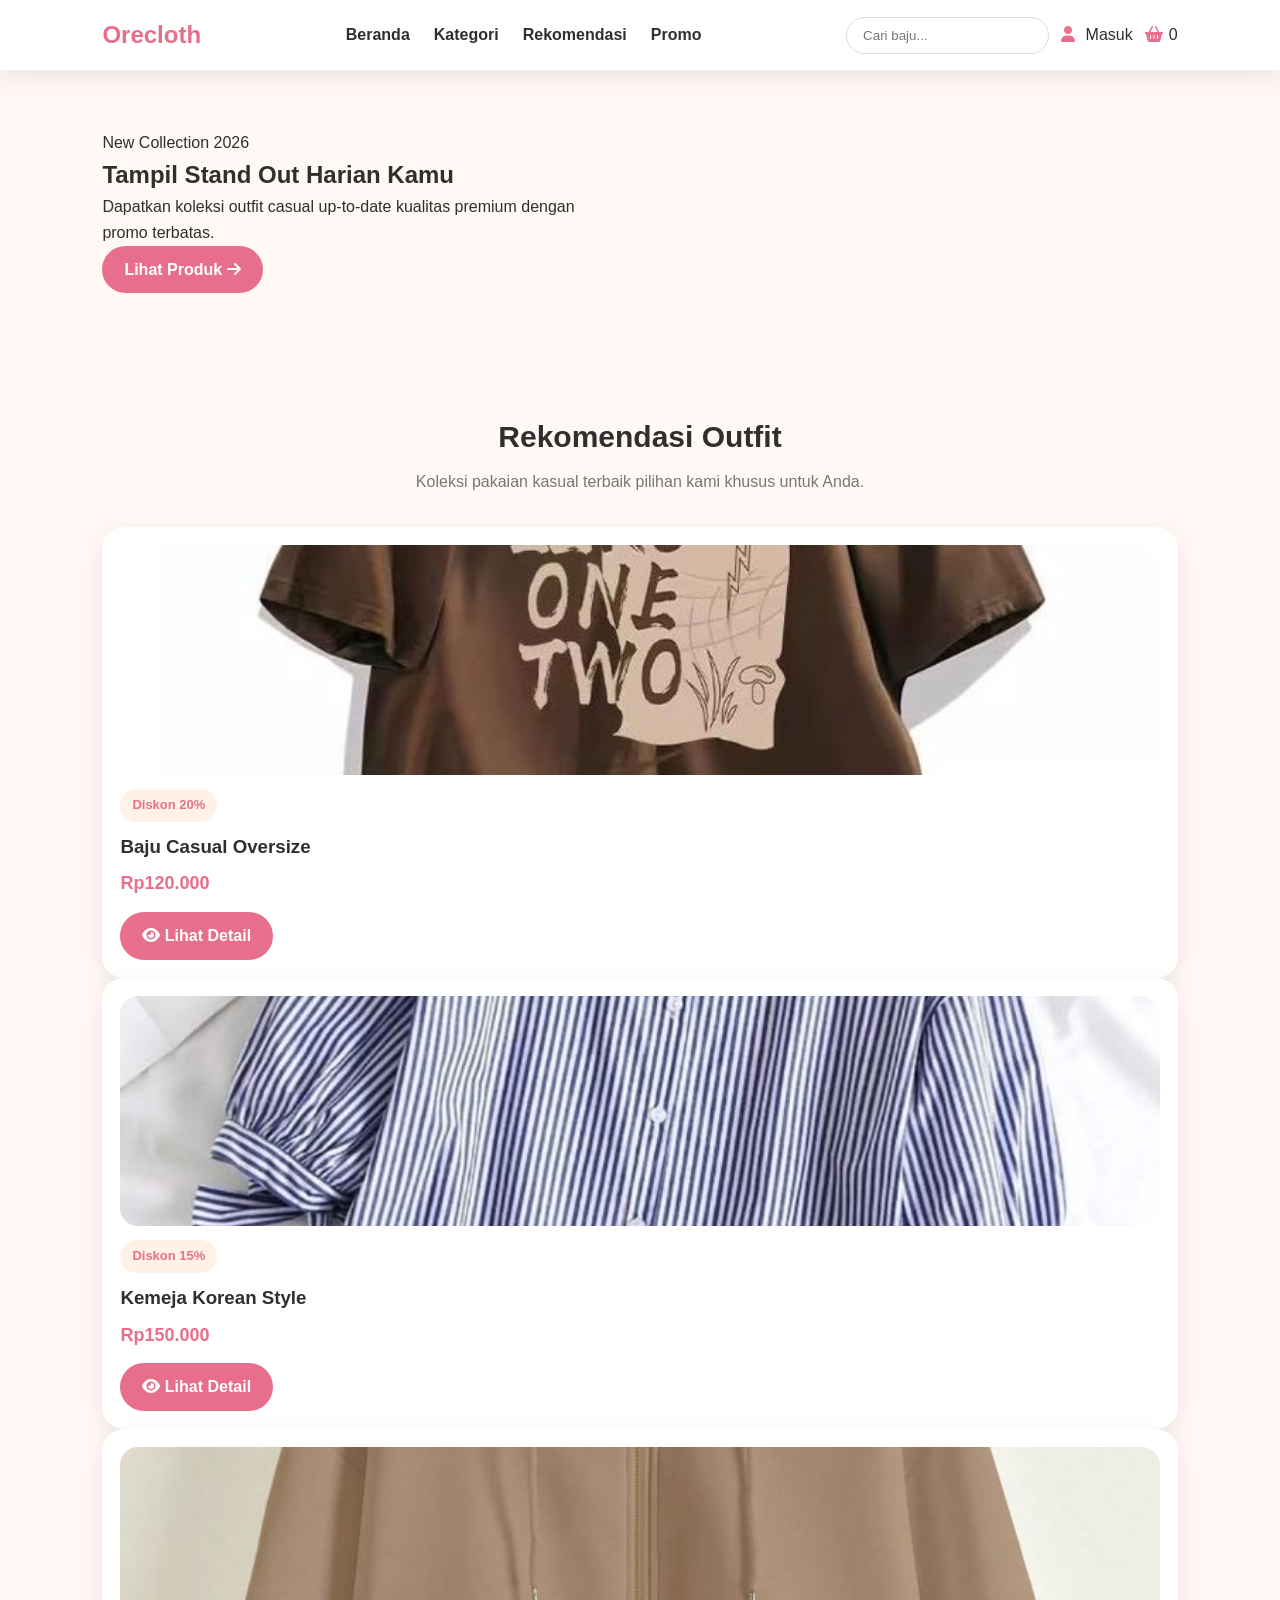
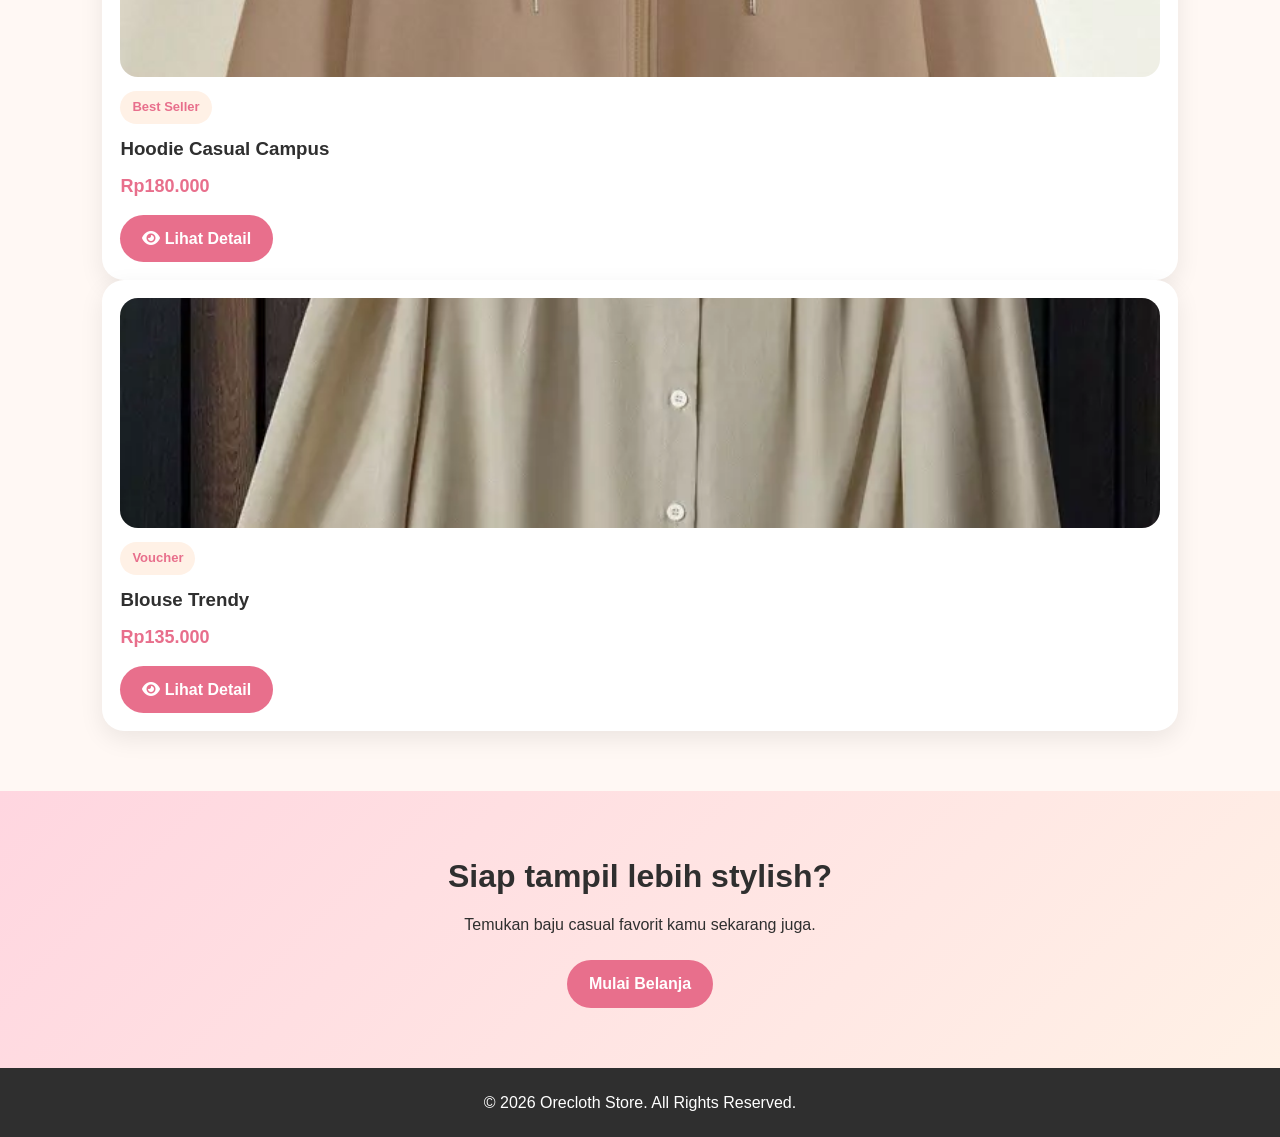
<file: index.html>
<!DOCTYPE html>
<html lang="id">
<head>
  <meta charset="UTF-8" />
  <meta name="viewport" content="width=device-width, initial-scale=1.0" />
  <title>Orecloth | Home</title>
  <link rel="stylesheet" href="style.css" />
  <link rel="stylesheet" href="https://cdnjs.cloudflare.com/ajax/libs/font-awesome/6.5.1/css/all.min.css" />
</head>
<body>

  <header class="header">
    <nav class="navbar">
      <a href="index.html" class="logo">Orecloth</a>

      <ul class="nav-menu">
        <li><a href="index.html" class="active">Beranda</a></li>
        <li><a href="kategori.html">Kategori</a></li>
        <li><a href="#rekomendasi">Rekomendasi</a></li>
        <li><a href="#promo">Promo</a></li>
      </ul>

      <div class="nav-actions">
        <input type="text" id="search-input" placeholder="Cari baju..." onkeyup="searchProduct(this.value)" />
        <a href="login.html" class="login-link"><i class="fa-solid fa-user"></i> Masuk</a>
        <a href="keranjang.html" class="cart-link">
          <i class="fa-solid fa-basket-shopping"></i><span id="cart-count">0</span>
        </a>
      </div>
    </nav>
  </header>

  <section class="hero-section" id="promo">
    <div class="hero-content">
      <span class="hero-tag">New Collection 2026</span>
      <h1>Tampil Stand Out Harian Kamu</h1>
      <p>Dapatkan koleksi outfit casual up-to-date kualitas premium dengan promo terbatas.</p>
      <a href="kategori.html" class="btn-primary">Lihat Produk <i class="fa-solid fa-arrow-right"></i></a>
    </div>
  </section>

  <section class="product-section" id="rekomendasi">
    <div class="section-title">
      <h2>Rekomendasi Outfit</h2>
      <p>Koleksi pakaian kasual terbaik pilihan kami khusus untuk Anda.</p>
    </div>

    <div class="products-grid">
      <div class="product-card">
        <img src="img/baju_casual.jpg" alt="Baju Casual Oversize" />
        <span class="badge">Diskon 20%</span>
        <h3>Baju Casual Oversize</h3>
        <p class="price">Rp120.000</p>
        <a href="detail-produk.html?id=1" class="btn-card">
          <i class="fa-solid fa-eye"></i> Lihat Detail
        </a>
      </div>

      <div class="product-card">
        <img src="img/kemeja_korean.jpg" alt="Kemeja Korean Style" />
        <span class="badge">Diskon 15%</span>
        <h3>Kemeja Korean Style</h3>
        <p class="price">Rp150.000</p>
        <a href="detail-produk.html?id=2" class="btn-card">
          <i class="fa-solid fa-eye"></i> Lihat Detail
        </a>
      </div>

      <div class="product-card">
        <img src="img/hoodie_casual.jpg" alt="Hoodie Casual Campus" />
        <span class="badge">Best Seller</span>
        <h3>Hoodie Casual Campus</h3>
        <p class="price">Rp180.000</p>
        <a href="detail-produk.html?id=3" class="btn-card">
          <i class="fa-solid fa-eye"></i> Lihat Detail
        </a>
      </div>

      <div class="product-card">
        <img src="img/blouse_trendy.webp" alt="Blouse Trendy" />
        <span class="badge">Voucher</span>
        <h3>Blouse Trendy</h3>
        <p class="price">Rp135.000</p>
        <a href="detail-produk.html?id=4" class="btn-card">
          <i class="fa-solid fa-eye"></i> Lihat Detail
        </a>
      </div>
    </div>
  </section>

  <section class="cta-section">
    <h2>Siap tampil lebih stylish?</h2>
    <p>Temukan baju casual favorit kamu sekarang juga.</p>
    <a href="kategori.html" class="btn-primary">Mulai Belanja</a>
  </section>

  <footer class="footer">
    <p>&copy; 2026 Orecloth Store. All Rights Reserved.</p>
  </footer>

  <nav class="mobile-bottom-nav">
    <a href="index.html" class="active">
      <i class="fa-solid fa-house"></i>
      <span>Beranda</span>
    </a>
    <a href="kategori.html">
      <i class="fa-solid fa-border-all"></i>
      <span>Kategori</span>
    </a>
    <a href="keranjang.html">
      <i class="fa-solid fa-basket-shopping"></i>
      <span id="cart-count">0</span>
      <span>Keranjang</span>
    </a>
    <a href="login.html">
      <i class="fa-solid fa-user"></i>
      <span>Akun</span>
    </a>
  </nav>

  <script src="js/script.js"></script>
</body>
</html>
</file>
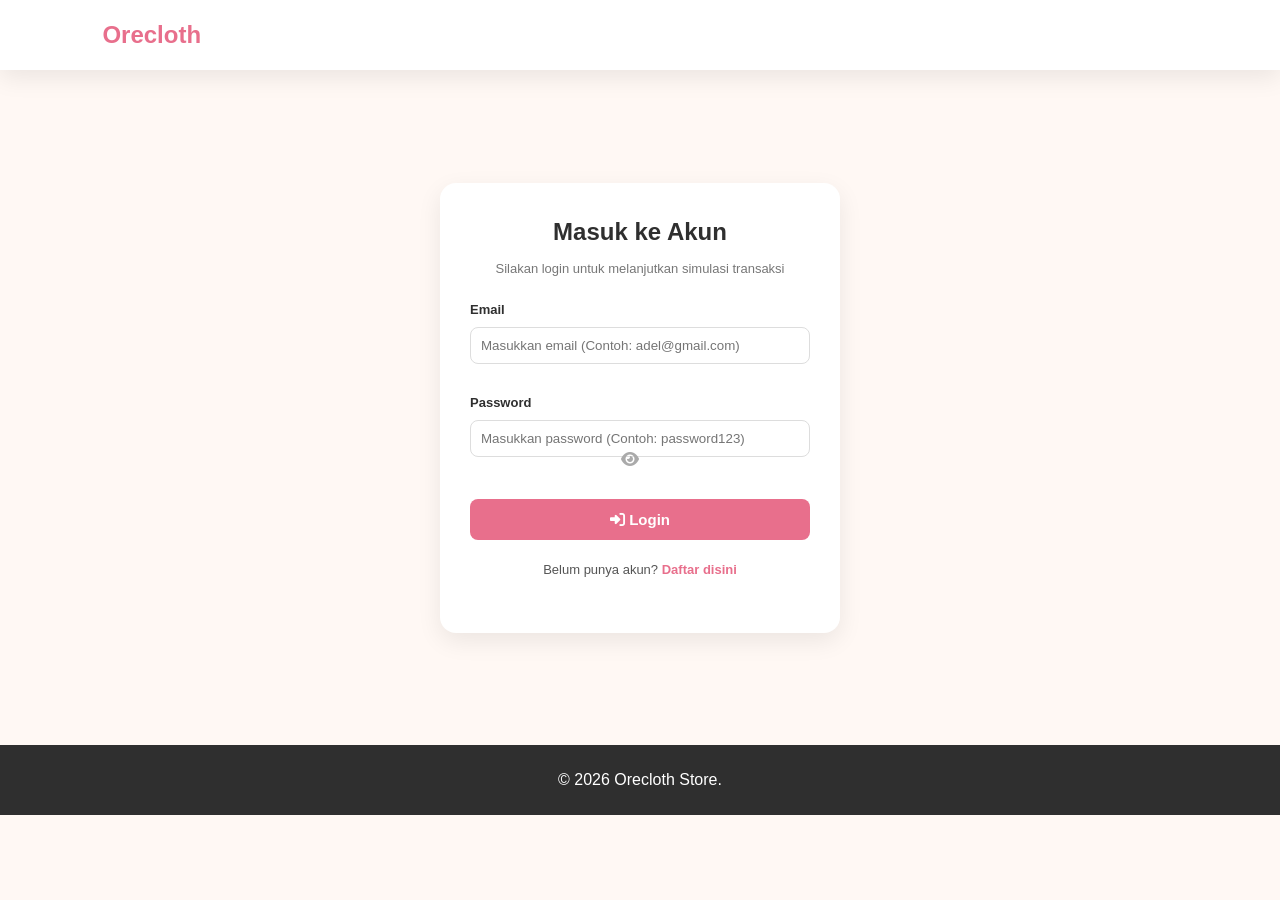
<file: admin.html>
<!DOCTYPE html>
<html lang="id">
<head>
  <meta charset="UTF-8" />
  <meta name="viewport" content="width=device-width, initial-scale=1.0" />
  <title>Dashboard Admin | Orecloth</title>
  <link rel="stylesheet" href="css/style.css" />
  <link rel="stylesheet" href="https://cdnjs.cloudflare.com/ajax/libs/font-awesome/6.5.1/css/all.min.css" />
</head>
<body>

  <header class="header">
    <nav class="navbar">
      <a href="index.html" class="logo">Orecloth <span style="font-size: 11px; background: #333; color: #fff; padding: 2px 6px; border-radius: 4px; margin-left: 5px;">ADMIN</span></a>
      
      <ul class="nav-menu">
        <li><a href="index.html">Beranda</a></li>
        <li><a href="admin.html" class="active">Admin</a></li>
      </ul>

      <div class="nav-actions">
        <span class="user-greeting" id="admin-user"><i class="fa-solid fa-user-shield"></i> Admin</span>
        <a href="#" onclick="logoutProcess()"><i class="fa-solid fa-right-from-bracket"></i></a>
      </div>
    </nav>
  </header>

  <main class="admin-page" style="padding: 20px 5%;">
    <section class="admin-section">
      <div class="section-title">
        <h2>Dashboard Manajemen Produk</h2>
        <p>Simulasi penambahan katalog produk baru secara real-time ke halaman utama.</p>
      </div>

      <div class="admin-container">
        
        <form class="admin-form" id="product-form" onsubmit="addStaticProduct(event)">
          <h3 style="margin-bottom: 15px;"><i class="fa-solid fa-box-open"></i> Form Tambah Baju</h3>

          <label for="product-name">Nama Produk</label>
          <input type="text" id="product-name" placeholder="Contoh: Jaket Denim Vintage" oninput="updateAdminPreview()" required />

          <label for="product-price">Harga (Rupiah)</label>
          <input type="number" id="product-price" placeholder="Contoh: 145000" oninput="updateAdminPreview()" required />

          <label for="product-discount">Tag / Badge Promo</label>
          <input type="text" id="product-discount" placeholder="Contoh: Diskon 10% atau Best Seller" oninput="updateAdminPreview()" />

          <label for="product-image">URL / Jalur Foto Produk</label>
          <select id="product-image" onchange="updateAdminPreview()">
            <option value="img/baju_casual.jpg">Mockup Baju Casual (Lokal)</option>
            <option value="img/kemeja_korean.jpg">Mockup Kemeja Korea (Lokal)</option>
            <option value="img/hoodie_casual.jpg">Mockup Hoodie Campus (Lokal)</option>
            <option value="img/blouse_trendy.webp">Mockup Blouse Trendy (Lokal)</option>
          </select>

          <label for="product-description">Deskripsi Lengkap Produk</label>
          <textarea id="product-description" rows="4" placeholder="Tuliskan detail bahan, ukuran ketersediaan, dan keunggulan outfit..." oninput="updateAdminPreview()" required></textarea>

          <button type="submit" style="width: 100%; margin-top: 15px; padding: 12px; border-radius: 8px;">
            <i class="fa-solid fa-plus"></i> Terbitkan ke Toko
          </button>
        </form>

        <aside class="admin-preview">
          <h3 style="margin-bottom: 15px;"><i class="fa-solid fa-magnifying-glass-chart"></i> Live Preview</h3>
          
          <div class="product-card" style="border: 1px solid #eee; margin: 0 auto; max-width: 280px;">
            <img id="preview-image" src="img/baju_casual.jpg" alt="Preview" />
            <span class="badge" id="preview-discount">Diskon 0%</span>
            <h3 id="preview-name" style="font-size: 14px;">Nama Produk</h3>
            <p class="price" id="preview-price" style="color: var(--primary); font-weight: bold;">Rp0</p>
            <p id="preview-description" style="font-size: 11px; color: #777; line-height: 1.3; margin-top: 5px; text-align: left;">
              Deskripsi produk akan muncul secara live di sini saat Anda mengetik.
            </p>
          </div>
        </aside>

      </div>
    </section>
  </main>

  <footer class="footer">
    <p>&copy; 2026 Orecloth Admin Area.</p>
  </footer>

  <script src="js/script.js"></script>

  <script>
    // Memastikan proteksi halaman admin palsu di GitHub Pages
    document.addEventListener("DOMContentLoaded", () => {
      const user = JSON.parse(localStorage.getItem("currentUser"));
      if (!user || user.role !== "admin") {
        alert("🔒 Akses Ditolak! Anda harus login sebagai akun Admin untuk mengakses halaman ini.");
        window.location.href = "login.html";
      } else {
        const adminGreeting = document.getElementById("admin-user");
        if(adminGreeting) adminGreeting.innerHTML = `<i class="fa-solid fa-user-shield"></i> ${user.username}`;
      }
      updateAdminPreview();
    });

    // Fungsi live sinkronisasi teks input ke kartu preview
    function updateAdminPreview() {
      const name = document.getElementById("product-name").value || "Nama Produk Baru";
      const price = parseInt(document.getElementById("product-price").value) || 0;
      const badge = document.getElementById("product-discount").value || "Koleksi Baru";
      const img = document.getElementById("product-image").value;
      const desc = document.getElementById("product-description").value || "Deskripsi baju baru akan tampil disini.";

      document.getElementById("preview-name").textContent = name;
      document.getElementById("preview-price").textContent = "Rp " + price.toLocaleString('id-ID');
      document.getElementById("preview-discount").textContent = badge;
      document.getElementById("preview-image").src = img;
      document.getElementById("preview-description").textContent = desc;
    }

    // Fungsi eksekusi simpan ke database lokal browser
    function addStaticProduct(e) {
      e.preventDefault();

      const name = document.getElementById("product-name").value.trim();
      const price = parseInt(document.getElementById("product-price").value);
      const badge = document.getElementById("product-discount").value.trim() || "Item Baru";
      const img = document.getElementById("product-image").value;
      const desc = document.getElementById("product-description").value.trim();

      // Tarik database array produk saat ini
      let currentProducts = JSON.parse(localStorage.getItem('products')) || [];

      // Kalkulasi ID otomatis baru
      const newId = currentProducts.length > 0 ? Math.max(...currentProducts.map(p => p.id)) + 1 : 1;

      // Bentuk objek item produk baru
      const newProduct = {
        id: newId,
        name: name,
        price: price,
        oldPrice: price,
        image: img,
        badge: badge,
        description: desc,
        sizes: ["S", "M", "L", "XL"], // Default spek isi otomatis
        colors: ["Hitam", "Putih"], // Default spek isi otomatis
        reviews: []
      };

      // Push & simpan kembali ke memori browser
      currentProducts.push(newProduct);
      localStorage.setItem('products', JSON.stringify(currentProducts));

      // Berikan toast konfirmasi sukses
      showToast(`🚀 "${name}" Berhasil diterbitkan ke katalog depan!`);

      // Reset Form input
      document.getElementById("product-form").reset();
      
      // Redirect ke beranda untuk melihat hasilnya langsung setelah 1.5 detik
      setTimeout(() => {
        window.location.href = "index.html";
      }, 1500);
    }
  </script>
</body>
</html>
</file>
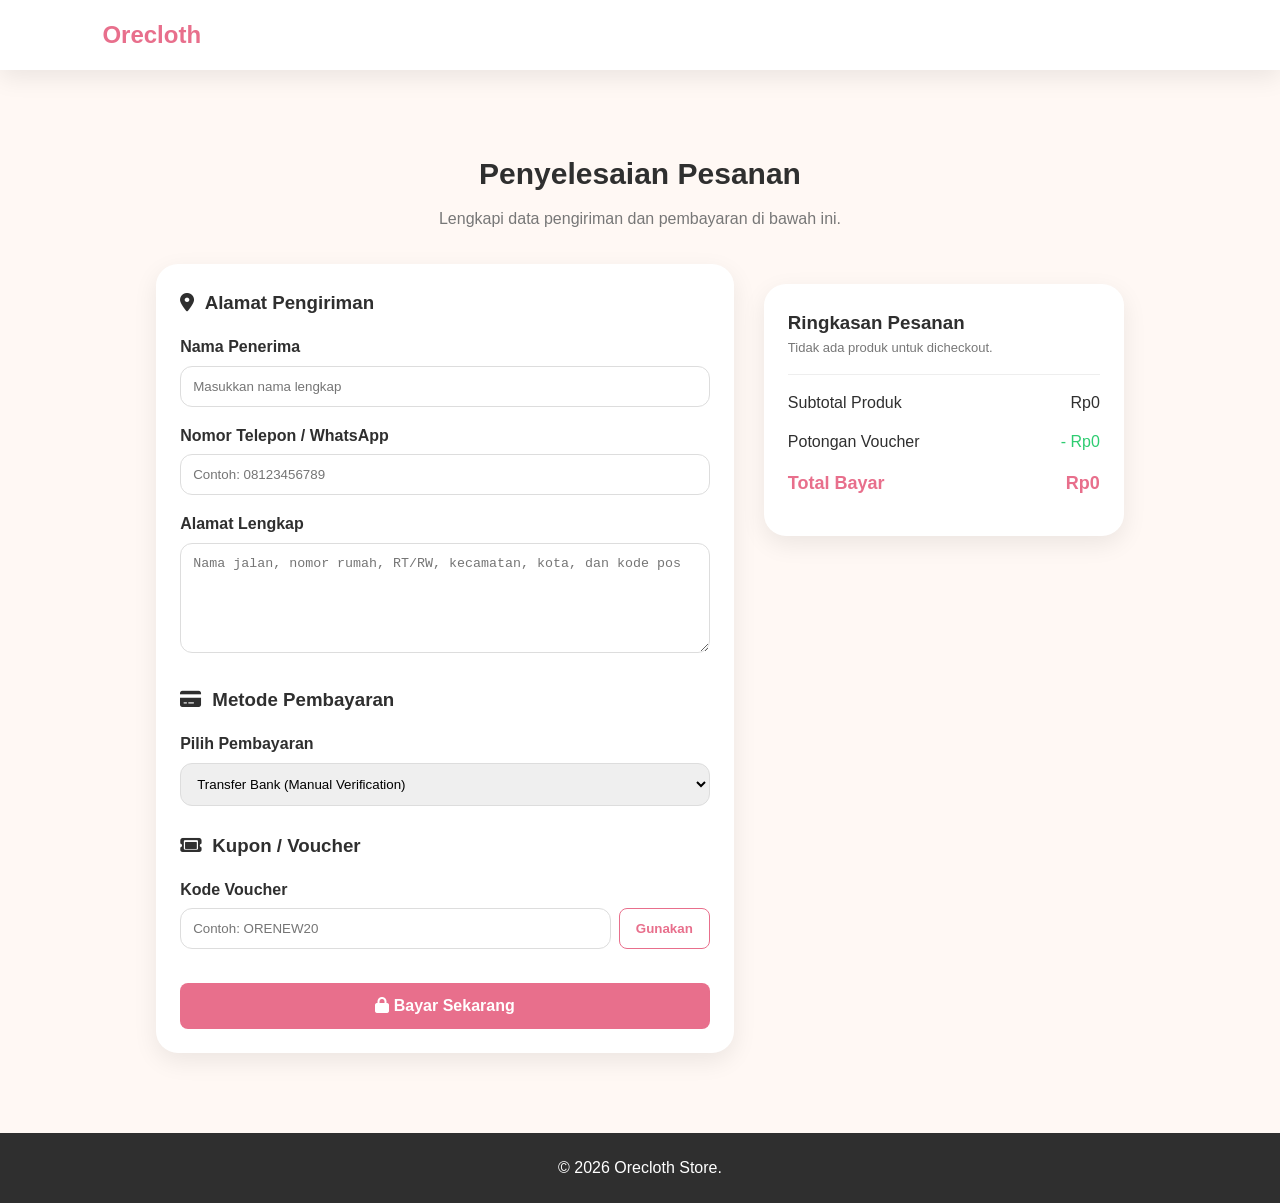
<file: checkout.html>
<!DOCTYPE html>
<html lang="id">
<head>
  <meta charset="UTF-8" />
  <meta name="viewport" content="width=device-width, initial-scale=1.0" />
  <title>Checkout | Orecloth</title>
  <link rel="stylesheet" href="css/style.css" />
  <link rel="stylesheet" href="https://cdnjs.cloudflare.com/ajax/libs/font-awesome/6.5.1/css/all.min.css" />
</head>
<body>

  <header class="header">
    <nav class="navbar">
      <a href="index.html" class="logo">Orecloth</a>
    </nav>
  </header>

  <main class="checkout-page" style="padding: 20px 5%;">
    <section class="checkout-section">
      <div class="section-title">
        <h2>Penyelesaian Pesanan</h2>
        <p>Lengkapi data pengiriman dan pembayaran di bawah ini.</p>
      </div>

      <div class="checkout-container">
        
        <form class="checkout-form" id="order-form">
          <h3><i class="fa-solid fa-location-dot"></i> Alamat Pengiriman</h3>
          
          <label for="nama">Nama Penerima</label>
          <input type="text" id="nama" placeholder="Masukkan nama lengkap" required />

          <label for="telepon">Nomor Telepon / WhatsApp</label>
          <input type="tel" id="telepon" placeholder="Contoh: 08123456789" required />

          <label for="alamat">Alamat Lengkap</label>
          <textarea id="alamat" rows="3" placeholder="Nama jalan, nomor rumah, RT/RW, kecamatan, kota, dan kode pos" required></textarea>

          <h3 style="margin-top: 25px;"><i class="fa-solid fa-credit-card"></i> Metode Pembayaran</h3>
          <label for="payment-method">Pilih Pembayaran</label>
          <select id="payment-method" required>
            <option value="Transfer Bank">Transfer Bank (Manual Verification)</option>
            <option value="E-Wallet">E-Wallet (OVO / GoPay / Dana)</option>
            <option value="COD">Bayar di Tempat (COD)</option>
          </select>

          <h3 style="margin-top: 25px;"><i class="fa-solid fa-ticket"></i> Kupon / Voucher</h3>
          <label for="voucher">Kode Voucher</label>
          <div style="display: flex; gap: 8px;">
            <input type="text" id="voucher" placeholder="Contoh: ORENEW20" style="margin-bottom: 0; flex: 1;" />
            <button type="button" class="btn-secondary" onclick="applyVoucherMobile()" style="padding: 0 16px; border-radius: 8px; white-space: nowrap;">Gunakan</button>
          </div>
          <small id="voucher-status" style="display: block; margin-top: 4px; font-size: 11px;"></small>

          <button type="button" class="btn-primary" id="btn-pay-now" onclick="submitOrderMobile()" style="width: 100%; margin-top: 30px; padding: 14px; font-size: 16px; border-radius: 8px;">
            <i class="fa-solid fa-lock"></i> Bayar Sekarang
          </button>
        </form>

        <aside class="order-summary" style="margin-top: 20px;">
          <h3>Ringkasan Pesanan</h3>
          
          <div id="checkout-list"></div>

          <hr style="border: 0; border-top: 1px solid #eee; margin: 15px 0;" />

          <div class="summary-row">
            <span>Subtotal Produk</span>
            <span id="checkout-subtotal">Rp0</span>
          </div>

          <div class="summary-row">
            <span>Potongan Voucher</span>
            <span id="voucher-discount" style="color: #2ecc71;">- Rp0</span>
          </div>

          <div class="summary-row total">
            <span>Total Bayar</span>
            <span id="final-total" style="color: var(--primary); font-weight: bold;">Rp0</span>
          </div>
        </aside>

      </div>
    </section>
  </main>

  <footer class="footer">
    <p>&copy; 2026 Orecloth Store.</p>
  </footer>

  <script>
    let discount = 0;
    let subtotal = 0;

    function renderCheckoutSummary() {
      const checkoutList = document.getElementById("checkout-list");
      const subtotalEl = document.getElementById("checkout-subtotal");
      const finalTotalEl = document.getElementById("final-total");
      
      const cart = JSON.parse(localStorage.getItem("cart")) || [];
      if(!checkoutList) return;

      checkoutList.innerHTML = "";
      subtotal = 0;

      if(cart.length === 0) {
        checkoutList.innerHTML = "<p style='color:#777; font-size:13px;'>Tidak ada produk untuk dicheckout.</p>";
        return;
      }

      cart.forEach(item => {
        subtotal += item.price * item.quantity;
        checkoutList.innerHTML += `
          <div style="display: flex; justify-content: space-between; margin-bottom: 10px; font-size: 13px;">
            <span>${item.name} (${item.size}/${item.color}) <strong>x${item.quantity}</strong></span>
            <span>Rp${(item.price * item.quantity).toLocaleString('id-ID')}</span>
          </div>
        `;
      });

      subtotalEl.textContent = "Rp " + subtotal.toLocaleString('id-ID');
      calculateFinalTotal();
    }

    function applyVoucherMobile() {
      const code = document.getElementById("voucher").value.trim().toUpperCase();
      const statusEl = document.getElementById("voucher-status");
      const discountEl = document.getElementById("voucher-discount");

      if(code === "ORENEW20") {
        discount = subtotal * 0.2; // Diskon 20%
        statusEl.style.color = "#2ecc71";
        statusEl.textContent = "✓ Voucher ORENEW20 berhasil digunakan! (Potongan 20%)";
      } else if(code !== "") {
        discount = 0;
        statusEl.style.color = "#e74c3c";
        statusEl.textContent = "✗ Kode kupon tidak valid atau sudah kedaluwarsa.";
      } else {
        discount = 0;
        statusEl.textContent = "";
      }

      discountEl.textContent = "- Rp " + discount.toLocaleString('id-ID');
      calculateFinalTotal();
    }

    function calculateFinalTotal() {
      const finalTotalEl = document.getElementById("final-total");
      let netTotal = subtotal - discount;
      if (netTotal < 0) netTotal = 0;
      finalTotalEl.textContent = "Rp " + netTotal.toLocaleString('id-ID');
    }

    function submitOrderMobile() {
      const nama = document.getElementById("nama").value.trim();
      const telepon = document.getElementById("telepon").value.trim();
      const alamat = document.getElementById("alamat").value.trim();

      if(!nama || !telepon || !alamat) {
        alert("Harap lengkapi semua data pengiriman!");
        return;
      }

      const cart = JSON.parse(localStorage.getItem("cart")) || [];
      if(cart.length === 0) {
        alert("Keranjang belanja kosong!");
        return;
      }

      // Hitung total final untuk di-passing ke success page via sessionStorage
      let finalPay = subtotal - discount;
      let orderId = "ORD-" + Math.floor(100000 + Math.random() * 900000);

      sessionStorage.setItem("last_order_id", orderId);
      sessionStorage.setItem("last_order_total", finalPay);

      // Bersihkan keranjang belanja setelah sukses transaksi
      localStorage.removeItem("cart");

      // Redirect ke halaman sukses
      window.location.href = "success.html";
    }

    document.addEventListener("DOMContentLoaded", renderCheckoutSummary);
  </script>
</body>
</html>
</file>
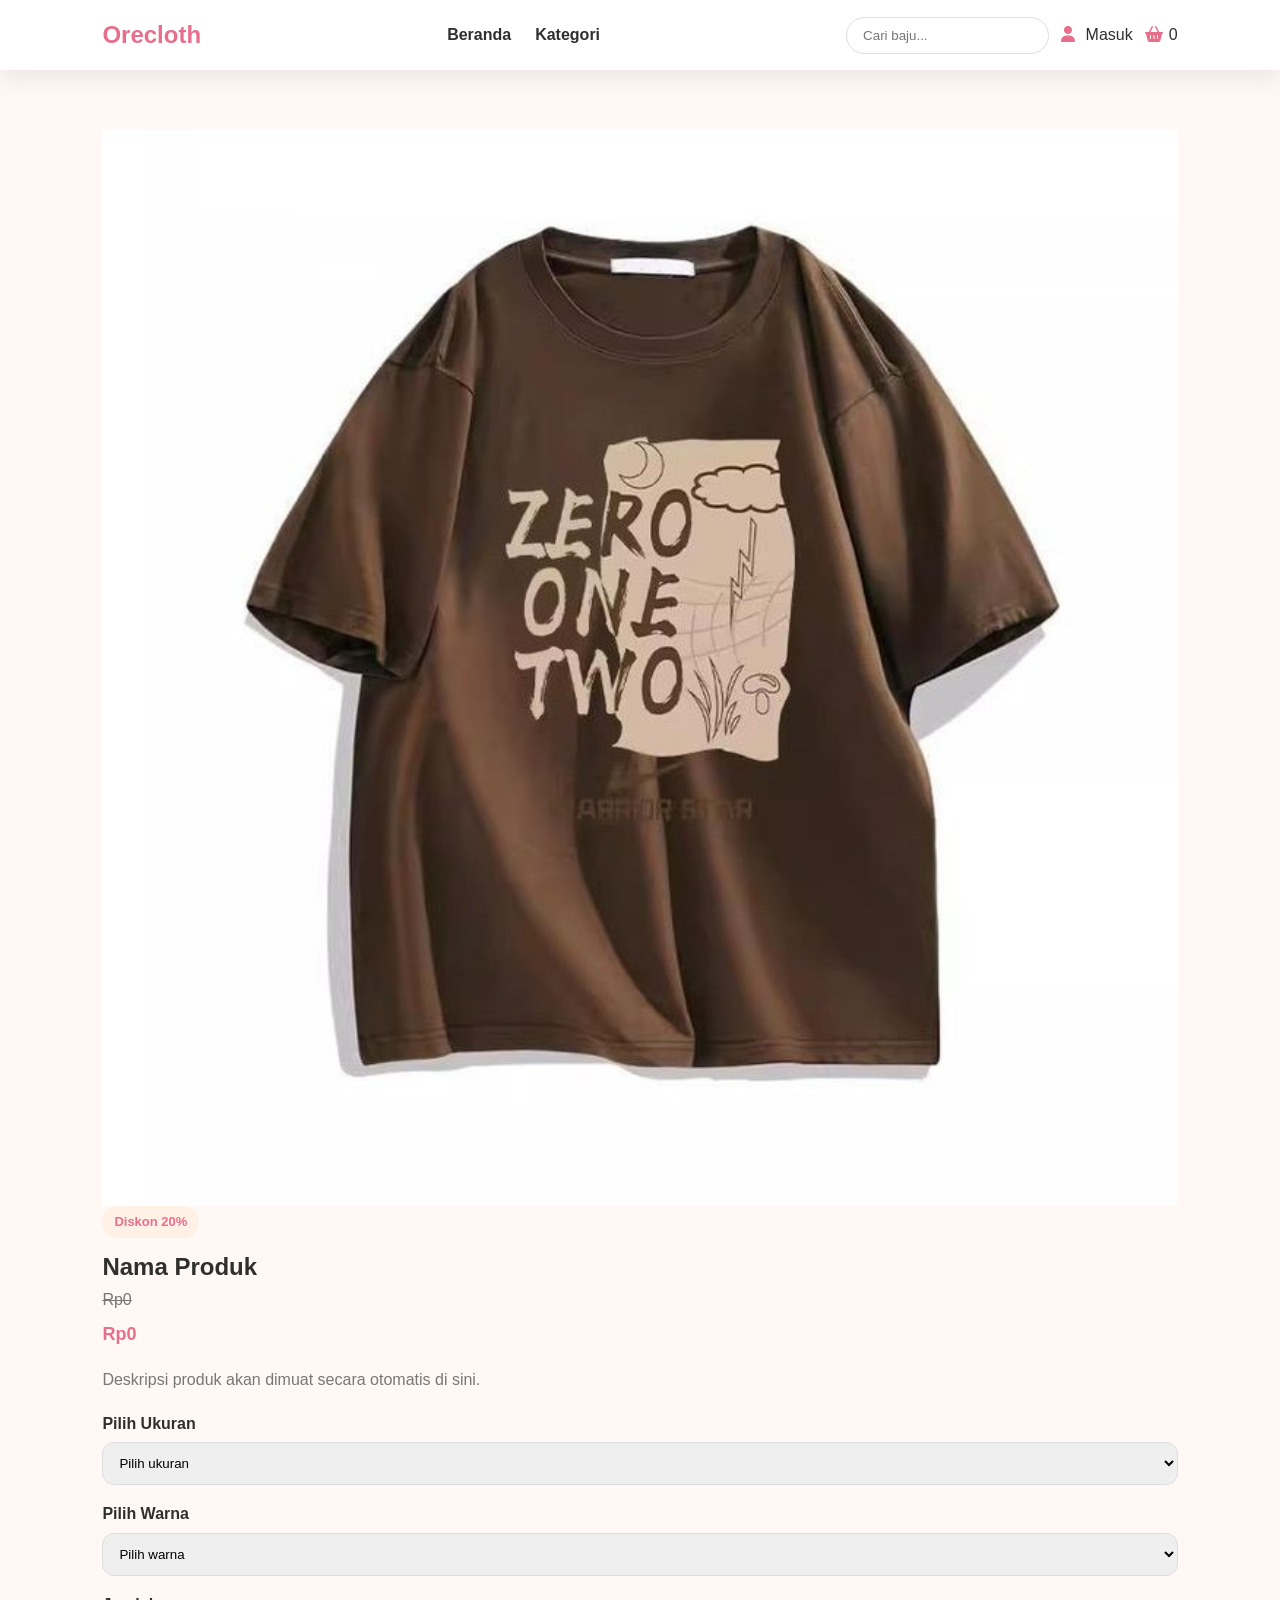
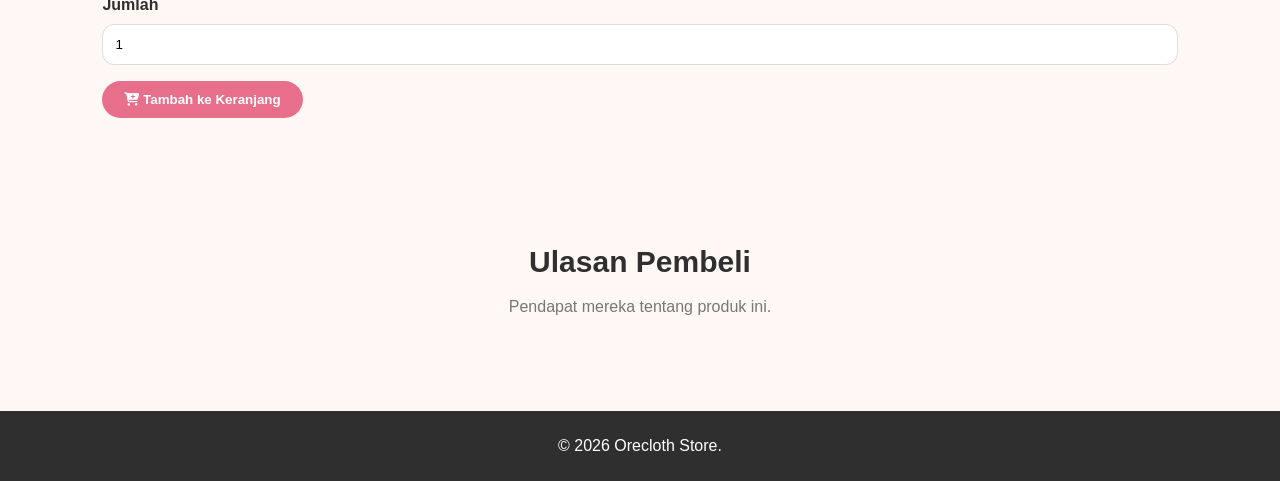
<file: detail-produk.html>
<!DOCTYPE html>
<html lang="id">
<head>
  <meta charset="UTF-8" />
  <meta name="viewport" content="width=device-width, initial-scale=1.0" />
  <title>Detail Produk | Orecloth</title>
  <link rel="stylesheet" href="css/style.css" />
  <!-- FontAwesome untuk Icon Bottom Nav & Tombol -->
  <link rel="stylesheet" href="https://cdnjs.cloudflare.com/ajax/libs/font-awesome/6.5.1/css/all.min.css" />
</head>
<body>

  <!-- HEADER -->
  <header class="header">
    <nav class="navbar">
      <a href="index.html" class="logo">Orecloth</a>

      <!-- Menu Utama Desktop (Otomatis Sembunyi di Mobile) -->
      <ul class="nav-menu">
        <li><a href="index.html">Beranda</a></li>
        <li><a href="kategori.html">Kategori</a></li>
      </ul>

      <!-- Aksi Navbar Dinamis -->
      <div class="nav-actions">
        <input type="text" id="search-input" placeholder="Cari baju..." onkeyup="searchProduct(this.value)" />
        <a href="login.html" class="login-link"><i class="fa-solid fa-user"></i> Masuk</a>
        <a href="keranjang.html" class="cart-link">
          <i class="fa-solid fa-basket-shopping"></i><span id="cart-count">0</span>
        </a>
      </div>
    </nav>
  </header>

  <!-- DETAIL PRODUK UTAMA -->
  <main class="detail-page-container">
    <section class="product-detail-section">
      
      <!-- Area Foto Produk -->
      <div class="detail-image-wrapper">
        <img id="detail-image" src="img/baju_casual.jpg" alt="Foto Produk" />
      </div>

      <!-- Area Informasi & Pilihan Spek -->
      <div class="detail-info-wrapper">
        <span class="badge" id="detail-badge">Diskon 20%</span>
        <h2 id="detail-name">Nama Produk</h2>

        <p class="old-price" id="detail-old-price">Rp0</p>
        <p class="price" id="detail-price">Rp0</p>

        <p class="product-desc" id="detail-desc">
          Deskripsi produk akan dimuat secara otomatis di sini.
        </p>

        <!-- Pilihan Varian Ukuran -->
        <div class="option-group">
          <label for="detail-size">Pilih Ukuran</label>
          <select id="detail-size">
            <option>Pilih ukuran</option>
          </select>
        </div>

        <!-- Pilihan Varian Warna -->
        <div class="option-group">
          <label for="detail-color">Pilih Warna</label>
          <select id="detail-color">
            <option>Pilih warna</option>
          </select>
        </div>

        <!-- Jumlah Pembelian -->
        <div class="option-group">
          <label for="detail-qty">Jumlah</label>
          <input type="number" id="detail-qty" value="1" min="1" />
        </div>

        <!-- TOMBOL AKSI MELAYANG (STICKY BOTTOM FOR MOBILE) -->
        <div class="mobile-sticky-action">
          <button class="btn-primary" id="add-to-cart-btn">
            <i class="fa-solid fa-cart-plus"></i> Tambah ke Keranjang
          </button>
        </div>

      </div>
    </section>

    <!-- AREA REVIEW / ULASAN -->
    <section class="review-section">
      <div class="section-title">
        <h2>Ulasan Pembeli</h2>
        <p>Pendapat mereka tentang produk ini.</p>
      </div>

      <div class="review-list" id="review-list">
        <!-- Review diisi otomatis melalui fungsi script.js -->
      </div>
    </section>
  </main>

  <!-- FOOTER DESKTOP -->
  <footer class="footer">
    <p>&copy; 2026 Orecloth Store.</p>
  </footer>

  <!-- KOMPONEN MOBILE: BOTTOM NAVIGATION BAR -->
  <nav class="mobile-bottom-nav">
    <a href="index.html">
      <i class="fa-solid fa-house"></i>
      <span>Beranda</span>
    </a>
    <a href="kategori.html">
      <i class="fa-solid fa-border-all"></i>
      <span>Kategori</span>
    </a>
    <a href="keranjang.html" class="active">
      <i class="fa-solid fa-basket-shopping"></i>
      <span id="cart-count">0</span>
      <span>Keranjang</span>
    </a>
    <a href="login.html">
      <i class="fa-solid fa-user"></i>
      <span>Akun</span>
    </a>
  </nav>

  <!-- CORE JAVASCRIPT GLOBAL -->
  <script src="js/script.js"></script>

  <!-- Logika Overriding Khusus Halaman Detail untuk Tombol Tambah Keranjang di GitHub.io -->
  <script>
    document.addEventListener("DOMContentLoaded", () => {
      // Tunggu renderProductDetail bawaan script.js selesai berjalan
      setTimeout(() => {
        const params = new URLSearchParams(window.location.search);
        const productId = parseInt(params.get('id')) || 1;
        const btn = document.getElementById("add-to-cart-btn");
        
        if (btn) {
          // Ambil value dinamis dari select box saat di-tap user di mobile
          btn.onclick = () => {
            const size = document.getElementById("detail-size").value;
            const color = document.getElementById("detail-color").value;
            const qty = parseInt(document.getElementById("detail-qty").value) || 1;
            
            if (size === "Pilih ukuran" || color === "Pilih warna") {
              alert("Silakan pilih Ukuran dan Warna terlebih dahulu!");
              return;
            }
            
            addToCart(productId, size, color, qty);
          };
        }
      }, 100);
    });
  </script>
</body>
</html>
</file>
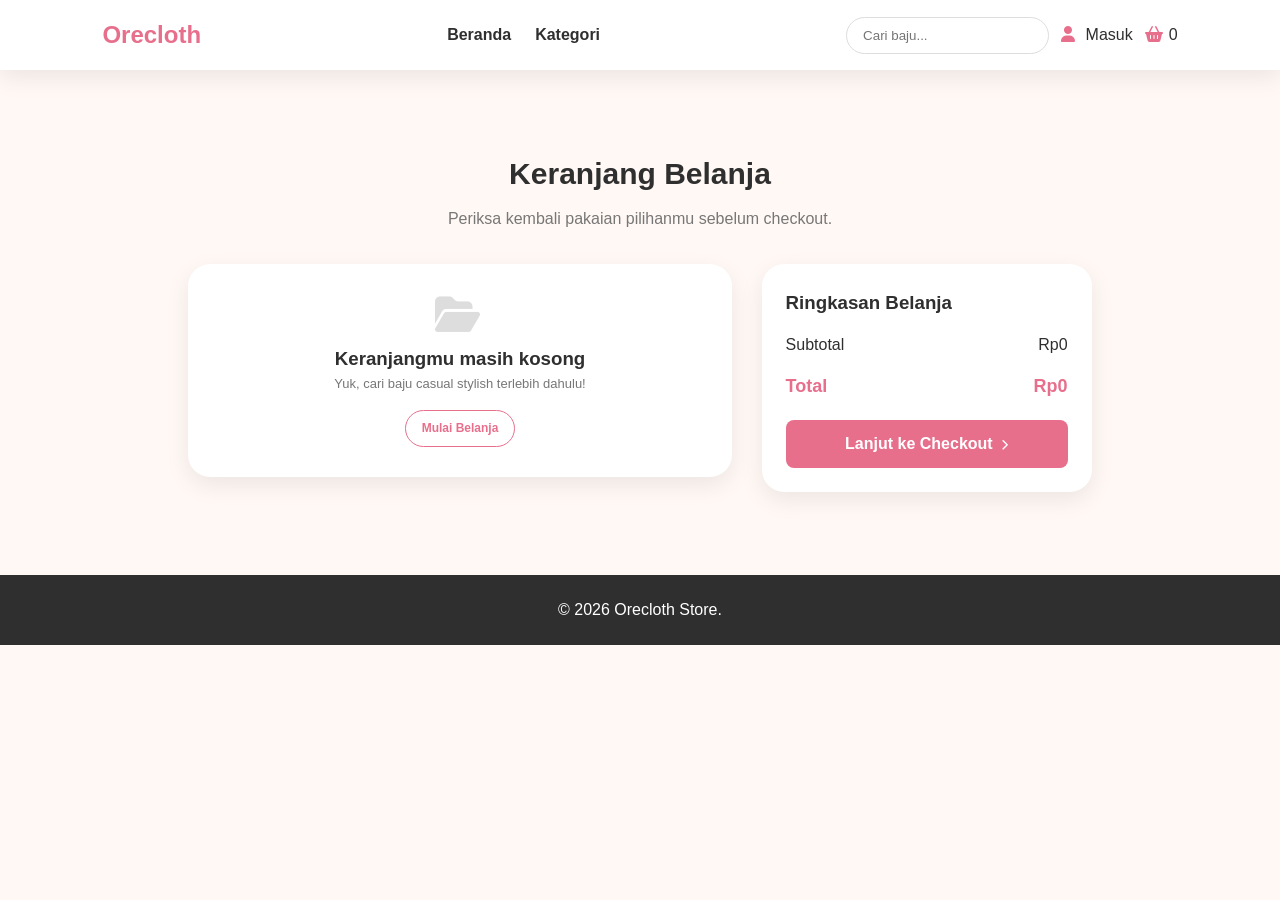
<file: keranjang.html>
<!DOCTYPE html>
<html lang="id">
<head>
  <meta charset="UTF-8" />
  <meta name="viewport" content="width=device-width, initial-scale=1.0" />
  <title>Keranjang Belanja | Orecloth</title>
  <link rel="stylesheet" href="css/style.css" />
  <!-- FontAwesome untuk Icon Interaksi -->
  <link rel="stylesheet" href="https://cdnjs.cloudflare.com/ajax/libs/font-awesome/6.5.1/css/all.min.css" />
</head>
<body>

  <!-- HEADER -->
  <header class="header">
    <nav class="navbar">
      <a href="index.html" class="logo">Orecloth</a>

      <ul class="nav-menu">
        <li><a href="index.html">Beranda</a></li>
        <li><a href="kategori.html">Kategori</a></li>
      </ul>

      <div class="nav-actions">
        <input type="text" id="search-input" placeholder="Cari baju..." onkeyup="searchProduct(this.value)" />
        <a href="login.html" class="login-link"><i class="fa-solid fa-user"></i> Masuk</a>
        <a href="keranjang.html" class="cart-link">
          <i class="fa-solid fa-basket-shopping"></i><span id="cart-count">0</span>
        </a>
      </div>
    </nav>
  </header>

  <!-- HALAMAN KERANJANG -->
  <main class="cart-page" style="padding: 20px 8%;">
    <section class="cart-section">
      <div class="section-title">
        <h2>Keranjang Belanja</h2>
        <p>Periksa kembali pakaian pilihanmu sebelum checkout.</p>
      </div>

      <!-- Container Utama Keranjang -->
      <div class="cart-container">
        
        <!-- Daftar Item Belanjaan (Akan di-render oleh JavaScript) -->
        <div class="cart-items" id="cart-list">
          <!-- Diisi otomatis via script.js -->
        </div>

        <!-- Ringkasan Pembayaran -->
        <aside class="cart-summary">
          <h3>Ringkasan Belanja</h3>
          <div class="summary-row">
            <span>Subtotal</span>
            <span id="subtotal">Rp0</span>
          </div>
          <div class="summary-row total">
            <span>Total</span>
            <span id="total">Rp0</span>
          </div>
          <!-- Tombol Lanjut ke Form Alamat -->
          <a href="checkout.html" class="btn-primary" style="display: block; text-align: center; margin-top: 20px; border-radius: 8px;">
            Lanjut ke Checkout <i class="fa-solid fa-chevron-right" style="font-size: 11px; margin-left: 4px;"></i>
          </a>
        </aside>

      </div>
    </section>
  </main>

  <!-- FOOTER -->
  <footer class="footer">
    <p>&copy; 2026 Orecloth Store.</p>
  </footer>

  <!-- KOMPONEN MOBILE: BOTTOM NAVIGATION BAR -->
  <nav class="mobile-bottom-nav">
    <a href="index.html">
      <i class="fa-solid fa-house"></i>
      <span>Beranda</span>
    </a>
    <a href="kategori.html">
      <i class="fa-solid fa-border-all"></i>
      <span>Kategori</span>
    </a>
    <a href="keranjang.html" class="active">
      <i class="fa-solid fa-basket-shopping"></i>
      <span id="cart-count">0</span>
      <span>Keranjang</span>
    </a>
    <a href="login.html">
      <i class="fa-solid fa-user"></i>
      <span>Akun</span>
    </a>
  </nav>

  <!-- CORE JAVASCRIPT GLOBAL -->
  <script src="js/script.js"></script>

  <!-- Logika Sinkronisasi Render Halaman Keranjang Statis untuk GitHub Pages -->
  <script>
    // Override fungsi renderCart bawaan agar output HTML sesuai dengan spek mobile varian (Size & Color)
    function renderCart() {
      const cartList = document.getElementById("cart-list");
      const subtotalElement = document.getElementById("subtotal");
      const totalElement = document.getElementById("total");

      if (!cartList) return;

      // Ambil data keranjang dari global state / localStorage
      const localCart = JSON.parse(localStorage.getItem("cart")) || [];
      cartList.innerHTML = "";

      let subtotal = 0;

      if (localCart.length === 0) {
        cartList.innerHTML = `
          <div class="cart-item" style="display: block; text-align: center; padding: 30px 10px;">
            <i class="fa-solid fa-folder-open" style="font-size: 40px; color: #ddd; margin-bottom: 10px; display: block;"></i>
            <h3>Keranjangmu masih kosong</h3>
            <p style="color: #777; font-size: 13px;">Yuk, cari baju casual stylish terlebih dahulu!</p>
            <a href="kategori.html" class="btn-secondary" style="margin-top: 15px; font-size: 12px; padding: 8px 16px; display: inline-block; border-radius: 20px;">Mulai Belanja</a>
          </div>
        `;
        if (subtotalElement) subtotalElement.textContent = "Rp0";
        if (totalElement) totalElement.textContent = "Rp0";
        return;
      }

      localCart.forEach((item, index) => {
        subtotal += item.price * item.quantity;

        cartList.innerHTML += `
          <div class="cart-item">
            <img src="${item.image}" alt="${item.name}" />

            <div class="cart-info">
              <h3 style="font-size: 14px; margin-bottom: 4px;">${item.name}</h3>
              <p style="font-size: 11px; color: #777; margin-bottom: 4px;">Varian: <strong>${item.size}</strong> / <strong>${item.color}</strong></p>
              <p class="price" style="font-size: 14px; margin: 0; color: var(--primary); font-weight: bold;">Rp${(item.price).toLocaleString('id-ID')}</p>
            </div>

            <div class="cart-qty" style="text-align: center;">
              <label style="font-size: 11px; display: block; margin-bottom: 4px;">Jumlah</label>
              <input 
                type="number" 
                value="${item.quantity}" 
                min="1" 
                style="width: 55px; text-align: center; padding: 4px; border-radius: 6px; border: 1px solid #ddd;"
                onchange="updateQtyMobile(${index}, this.value)" 
              />
            </div>

            <button class="btn-remove" onclick="removeCartMobile(${index})" style="background: #f5f5f5; color: #c0392b; padding: 8px 10px; border-radius: 50%; font-size: 14px;">
              <i class="fa-solid fa-trash-can" style="margin: 0;"></i>
            </button>
          </div>
        `;
      });

      if (subtotalElement) subtotalElement.textContent = "Rp" + subtotal.toLocaleString("id-ID");
      if (totalElement) totalElement.textContent = "Rp" + subtotal.toLocaleString("id-ID");
    }

    // Fungsi update jumlah item khusus basis index array lokal
    function updateQtyMobile(index, val) {
      let localCart = JSON.parse(localStorage.getItem("cart")) || [];
      let newQty = parseInt(val);
      if (newQty < 1 || isNaN(newQty)) newQty = 1;
      
      localCart[index].quantity = newQty;
      localStorage.setItem("cart", JSON.stringify(localCart));
      
      renderCart();
      const cartCountElements = document.querySelectorAll('#cart-count');
      const totalItems = localCart.reduce((sum, item) => sum + item.quantity, 0);
      cartCountElements.forEach(el => el.textContent = totalItems);
    }

    // Fungsi hapus item khusus basis index array lokal
    function removeCartMobile(index) {
      let localCart = JSON.parse(localStorage.getItem("cart")) || [];
      localCart.splice(index, 1);
      localStorage.setItem("cart", JSON.stringify(localCart));
      
      renderCart();
      const cartCountElements = document.querySelectorAll('#cart-count');
      const totalItems = localCart.reduce((sum, item) => sum + item.quantity, 0);
      cartCountElements.forEach(el => el.textContent = totalItems);
      showToast("❌ Item berhasil dihapus dari keranjang");
    }

    // Jalankan render ulang saat dokumen siap
    document.addEventListener("DOMContentLoaded", () => {
      renderCart();
    });
  </script>
</body>
</html>
</file>
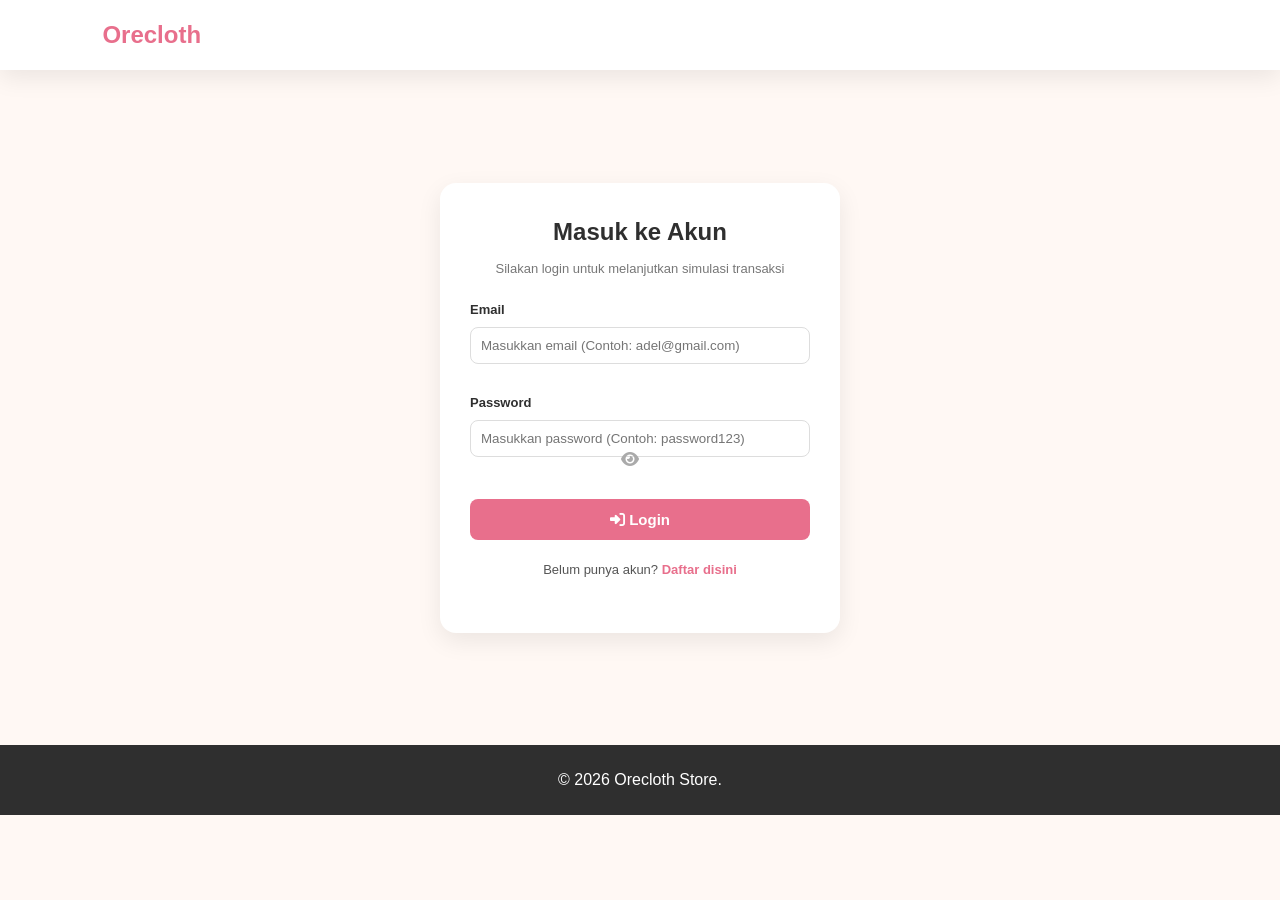
<file: login.html>
<!DOCTYPE html>
<html lang="id">
<head>
  <meta charset="UTF-8" />
  <meta name="viewport" content="width=device-width, initial-scale=1.0" />
  <title>Login | Orecloth</title>
  <link rel="stylesheet" href="css/style.css" />
  <link rel="stylesheet" href="https://cdnjs.cloudflare.com/ajax/libs/font-awesome/6.5.1/css/all.min.css" />
</head>
<body>

  <header class="header">
    <nav class="navbar">
      <a href="index.html" class="logo">Orecloth</a>
    </nav>
  </header>

  <section class="auth-section" style="padding: 40px 20px;">
    <div class="auth-container" style="max-width: 400px; margin: 0 auto; background: #fff; padding: 30px; border-radius: 16px; box-shadow: var(--shadow);">
      <h2>Masuk ke Akun</h2>
      <p style="color: #777; font-size: 13px; margin-bottom: 20px;">Silakan login untuk melanjutkan simulasi transaksi</p>

      <div id="login-alert" style="display: none; background: #fce4e4; border: 1px solid #fcc2c2; color: #cc0000; padding: 10px; border-radius: 8px; font-size: 13px; margin-bottom: 15px;">
        <i class="fa-solid fa-circle-exclamation"></i> <span id="alert-text">Email atau password salah!</span>
      </div>

      <form id="static-login-form" onsubmit="handleStaticLogin(event)">
        <label for="email" style="display: block; margin-bottom: 6px; font-size: 13px; font-weight: bold;">Email</label>
        <input 
          type="email" 
          id="email" 
          placeholder="Masukkan email (Contoh: adel@gmail.com)" 
          style="width: 100%; padding: 10px; border-radius: 8px; border: 1px solid #ddd; margin-bottom: 15px;" 
          required 
        />

        <label for="password" style="display: block; margin-bottom: 6px; font-size: 13px; font-weight: bold;">Password</label>
        <div class="password-wrapper" style="position: relative; margin-bottom: 20px;">
          <input 
            type="password" 
            id="password" 
            placeholder="Masukkan password (Contoh: password123)" 
            style="width: 100%; padding: 10px; border-radius: 8px; border: 1px solid #ddd; padding-right: 40px;" 
            required 
          />
          <button type="button" class="toggle-password" onclick="togglePassword('password', this)" style="position: absolute; right: 10px; top: 50%; transform: translateY(-50%); background: none; border: none; color: #aaa; cursor: pointer;">
            <i class="fa-solid fa-eye"></i>
          </button>
        </div>

        <button type="submit" style="width: 100%; padding: 12px; background: var(--primary); color: #fff; border: none; border-radius: 8px; font-size: 15px; font-weight: bold; cursor: pointer;">
          <i class="fa-solid fa-right-to-bracket"></i> Login
        </button>
      </form>

      <p class="auth-link" style="text-align: center; margin-top: 20px; font-size: 13px; color: #555;">
        Belum punya akun? <a href="register.html" style="color: var(--primary); font-weight: bold;">Daftar disini</a>
      </p>
    </div>
  </section>

  <footer class="footer">
    <p>&copy; 2026 Orecloth Store.</p>
  </footer>

  <nav class="mobile-bottom-nav">
    <a href="index.html">
      <i class="fa-solid fa-house"></i>
      <span>Beranda</span>
    </a>
    <a href="kategori.html">
      <i class="fa-solid fa-border-all"></i>
      <span>Kategori</span>
    </a>
    <a href="keranjang.html">
      <i class="fa-solid fa-basket-shopping"></i>
      <span id="cart-count">0</span>
      <span>Keranjang</span>
    </a>
    <a href="login.html" class="active">
      <i class="fa-solid fa-user"></i>
      <span>Akun</span>
    </a>
  </nav>

  <script src="js/script.js"></script>

  <script>
    function handleStaticLogin(e) {
      e.preventDefault();
      const emailInput = document.getElementById("email").value.trim();
      const passwordInput = document.getElementById("password").value;
      const alertBox = document.getElementById("login-alert");
      const alertText = document.getElementById("alert-text");

      // Ambil database user buatan dari localStorage
      const users = JSON.parse(localStorage.getItem("users")) || [];

      // Cari kesocokan user berdasarkan email dan password
      const userFound = users.find(u => u.email === emailInput && u.password === passwordInput);

      if (userFound) {
        alertBox.style.display = "none";
        
        // Simpan state session login palsu ke browser
        localStorage.setItem("currentUser", JSON.stringify({
          username: userFound.username,
          email: userFound.email,
          role: userFound.role
        }));

        showToast(`👋 Selamat datang kembali, ${userFound.username}!`);

        // Jika login sebagai admin, lempar langsung ke halaman admin.html
        setTimeout(() => {
          if (userFound.role === "admin") {
            window.location.href = "admin.html";
          } else {
            window.location.href = "index.html";
          }
        }, 1200);

      } else {
        // Tampilkan pesan error jika salah password/email
        alertText.textContent = "Email atau password yang Anda masukkan salah!";
        alertBox.style.display = "block";
      }
    }
  </script>
</body>
</html>
</file>
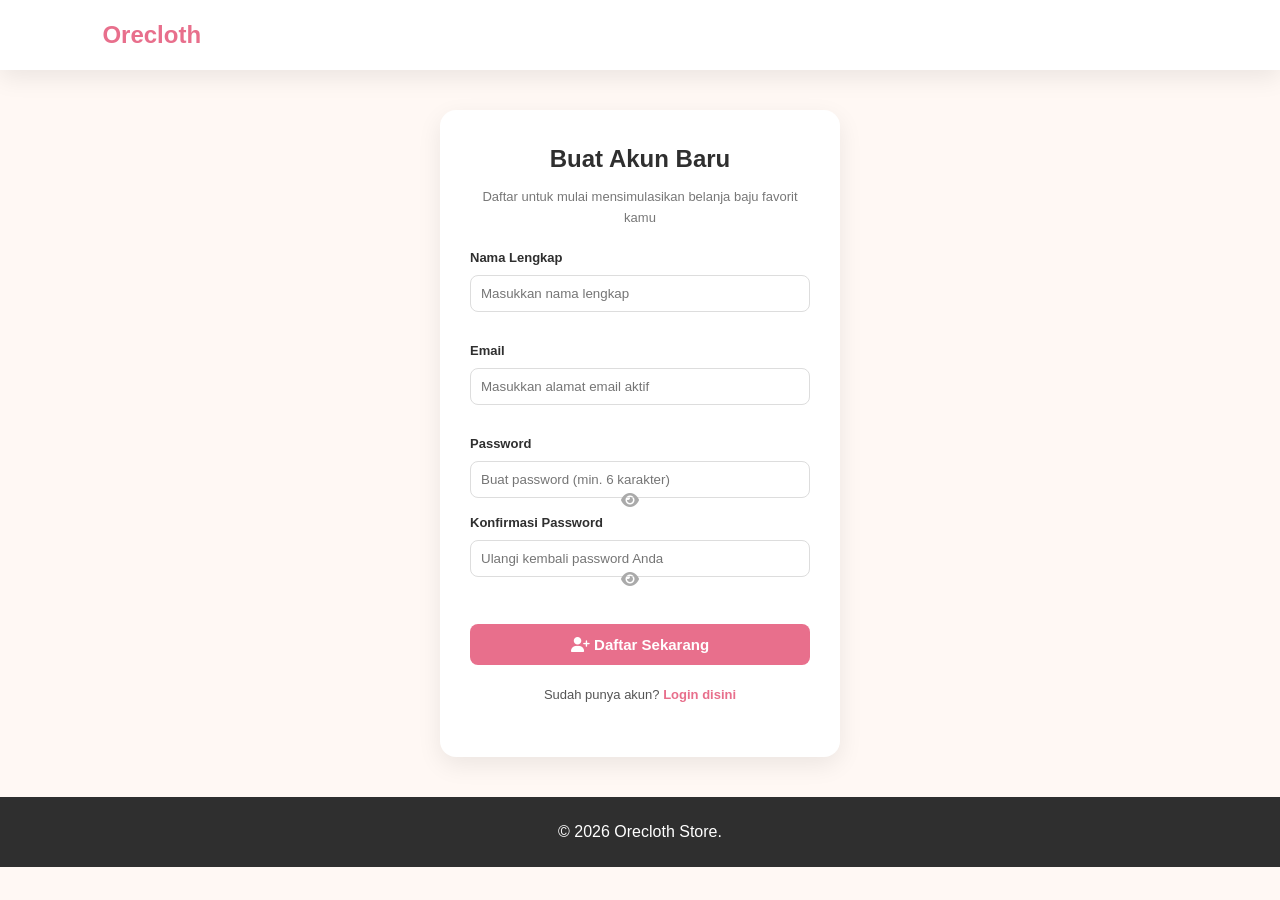
<file: register.html>
<!DOCTYPE html>
<html lang="id">
<head>
  <meta charset="UTF-8" />
  <meta name="viewport" content="width=device-width, initial-scale=1.0" />
  <title>Daftar Akun | Orecloth</title>
  <link rel="stylesheet" href="css/style.css" />
  <link rel="stylesheet" href="https://cdnjs.cloudflare.com/ajax/libs/font-awesome/6.5.1/css/all.min.css" />
</head>
<body>

  <header class="header">
    <nav class="navbar">
      <a href="index.html" class="logo">Orecloth</a>
    </nav>
  </header>

  <section class="auth-section" style="padding: 40px 20px;">
    <div class="auth-container" style="max-width: 400px; margin: 0 auto; background: #fff; padding: 30px; border-radius: 16px; box-shadow: var(--shadow);">
      <h2>Buat Akun Baru</h2>
      <p style="color: #777; font-size: 13px; margin-bottom: 20px;">Daftar untuk mulai mensimulasikan belanja baju favorit kamu</p>

      <div id="register-alert" style="display: none; padding: 10px; border-radius: 8px; font-size: 13px; margin-bottom: 15px;">
        <i class="fa-solid fa-circle-exclamation"></i> <span id="register-alert-text">Terjadi kesalahan.</span>
      </div>

      <form id="static-register-form" onsubmit="handleStaticRegister(event)">
        <label for="reg-username" style="display: block; margin-bottom: 6px; font-size: 13px; font-weight: bold;">Nama Lengkap</label>
        <input type="text" id="reg-username" placeholder="Masukkan nama lengkap" style="width: 100%; padding: 10px; border-radius: 8px; border: 1px solid #ddd; margin-bottom: 15px;" required />

        <label for="reg-email" style="display: block; margin-bottom: 6px; font-size: 13px; font-weight: bold;">Email</label>
        <input type="email" id="reg-email" placeholder="Masukkan alamat email aktif" style="width: 100%; padding: 10px; border-radius: 8px; border: 1px solid #ddd; margin-bottom: 15px;" required />

        <label for="reg-password" style="display: block; margin-bottom: 6px; font-size: 13px; font-weight: bold;">Password</label>
        <div class="password-wrapper" style="position: relative; margin-bottom: 15px;">
          <input type="password" id="reg-password" placeholder="Buat password (min. 6 karakter)" style="width: 100%; padding: 10px; border-radius: 8px; border: 1px solid #ddd; padding-right: 40px;" required />
          <button type="button" class="toggle-password" onclick="togglePassword('reg-password', this)" style="position: absolute; right: 10px; top: 50%; transform: translateY(-50%); background: none; border: none; color: #aaa;">
            <i class="fa-solid fa-eye"></i>
          </button>
        </div>

        <label for="reg-confirm-password" style="display: block; margin-bottom: 6px; font-size: 13px; font-weight: bold;">Konfirmasi Password</label>
        <div class="password-wrapper" style="position: relative; margin-bottom: 25px;">
          <input type="password" id="reg-confirm-password" placeholder="Ulangi kembali password Anda" style="width: 100%; padding: 10px; border-radius: 8px; border: 1px solid #ddd; padding-right: 40px;" required />
          <button type="button" class="toggle-password" onclick="togglePassword('reg-confirm-password', this)" style="position: absolute; right: 10px; top: 50%; transform: translateY(-50%); background: none; border: none; color: #aaa;">
            <i class="fa-solid fa-eye"></i>
          </button>
        </div>

        <button type="submit" style="width: 100%; padding: 12px; background: var(--primary); color: #fff; border: none; border-radius: 8px; font-size: 15px; font-weight: bold; cursor: pointer;">
          <i class="fa-solid fa-user-plus"></i> Daftar Sekarang
        </button>
      </form>

      <p class="auth-link" style="text-align: center; margin-top: 20px; font-size: 13px; color: #555;">
        Sudah punya akun? <a href="login.html" style="color: var(--primary); font-weight: bold;">Login disini</a>
      </p>
    </div>
  </section>

  <footer class="footer">
    <p>&copy; 2026 Orecloth Store.</p>
  </footer>

  <nav class="mobile-bottom-nav">
    <a href="index.html">
      <i class="fa-solid fa-house"></i>
      <span>Beranda</span>
    </a>
    <a href="kategori.html">
      <i class="fa-solid fa-border-all"></i>
      <span>Kategori</span>
    </a>
    <a href="keranjang.html">
      <i class="fa-solid fa-basket-shopping"></i>
      <span id="cart-count">0</span>
      <span>Keranjang</span>
    </a>
    <a href="login.html" class="active">
      <i class="fa-solid fa-user"></i>
      <span>Akun</span>
    </a>
  </nav>

  <script src="js/script.js"></script>

  <script>
    function handleStaticRegister(e) {
      e.preventDefault();
      
      const username = document.getElementById("reg-username").value.trim();
      const email = document.getElementById("reg-email").value.trim();
      const password = document.getElementById("reg-password").value;
      const confirmPassword = document.getElementById("reg-confirm-password").value;

      const alertBox = document.getElementById("register-alert");
      const alertText = document.getElementById("register-alert-text");

      // Reset alert style
      alertBox.style.display = "none";
      alertBox.style.background = "#fce4e4";
      alertBox.style.border = "1px solid #fcc2c2";
      alertBox.style.color = "#cc0000";

      // 1. Validasi Panjang Password
      if (password.length < 6) {
        alertText.textContent = "Password minimal harus berisi 6 karakter!";
        alertBox.style.display = "block";
        return;
      }

      // 2. Validasi Kesamaan Password
      if (password !== confirmPassword) {
        alertText.textContent = "Konfirmasi password tidak cocok dengan password utama!";
        alertBox.style.display = "block";
        return;
      }

      let users = JSON.parse(localStorage.getItem("users")) || [];

      // 3. Validasi Apakah Email Sudah Terdaftar
      const isEmailExist = users.some(u => u.email.toLowerCase() === email.toLowerCase());
      if (isEmailExist) {
        alertText.textContent = "Email sudah terdaftar! Gunakan email lain.";
        alertBox.style.display = "block";
        return;
      }

      // 4. Masukkan User Baru ke Database Browser (LocalStorage)
      users.push({
        username: username,
        email: email,
        password: password,
        role: "user" // Default role untuk registrasi umum
      });

      localStorage.setItem("users", JSON.stringify(users));

      // Berikan feedback sukses hijau
      alertBox.style.background = "#ebf7ee";
      alertBox.style.border = "1px solid #c3ebd0";
      alertBox.style.color = "#1e7e34";
      alertText.textContent = "Registrasi Berhasil! Mengalihkan ke halaman login...";
      alertBox.style.display = "block";

      setTimeout(() => {
        window.location.href = "login.html";
      }, 1500);
    }
  </script>
</body>
</html>
</file>
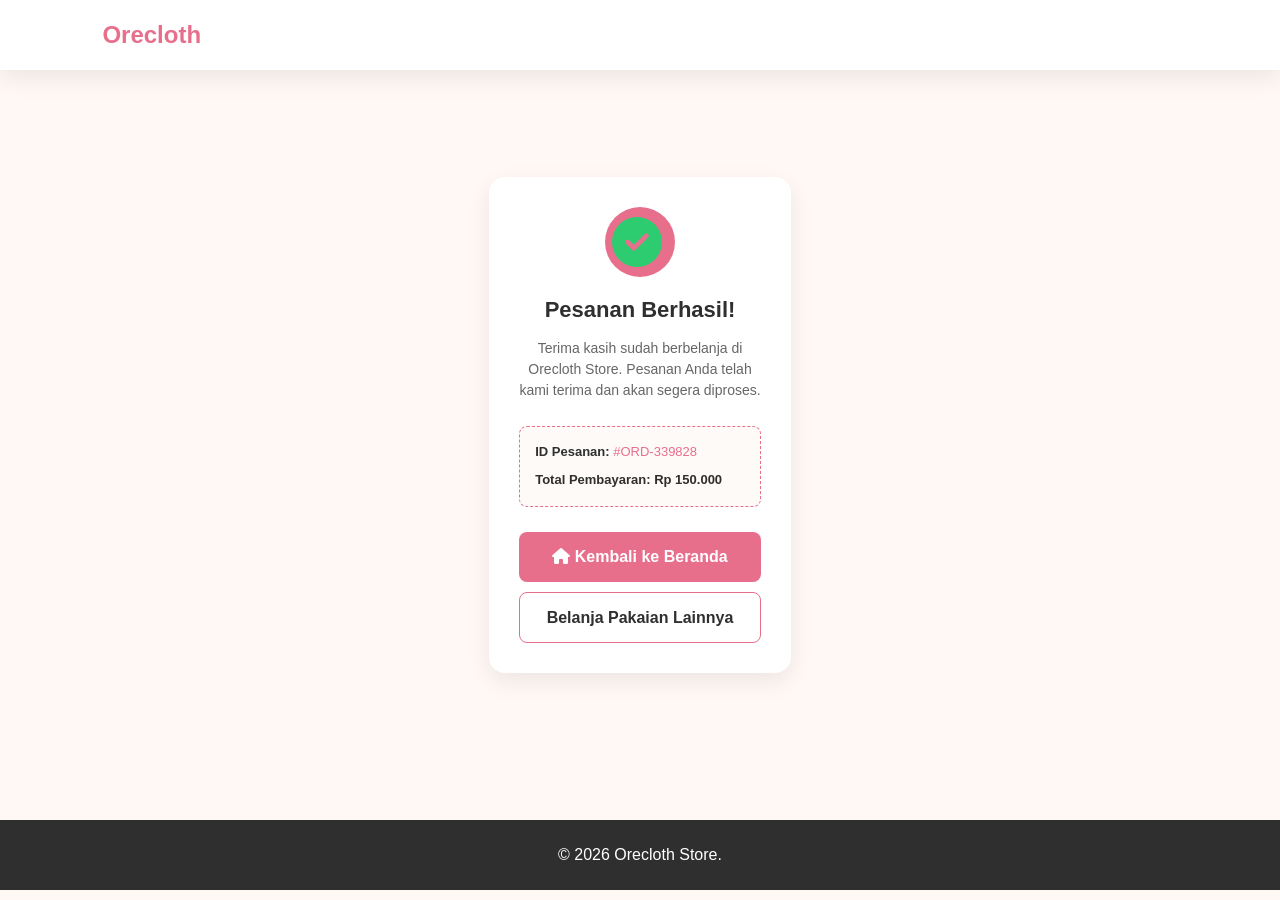
<file: success.html>
<!DOCTYPE html>
<html lang="id">
<head>
  <meta charset="UTF-8" />
  <meta name="viewport" content="width=device-width, initial-scale=1.0" />
  <title>Pesanan Berhasil | Orecloth</title>
  <link rel="stylesheet" href="css/style.css" />
  <link rel="stylesheet" href="https://cdnjs.cloudflare.com/ajax/libs/font-awesome/6.5.1/css/all.min.css" />
</head>
<body>

  <header class="header">
    <nav class="navbar">
      <a href="index.html" class="logo">Orecloth</a>
    </nav>
  </header>

  <main class="success-page" style="padding: 40px 20px;">
    <section class="success-section" style="max-width: 500px; margin: 0 auto;">
      <div class="success-container" style="text-align: center; background: #fff; padding: 30px; border-radius: 16px; box-shadow: var(--shadow);">
        
        <div class="success-icon" style="font-size: 50px; color: #2ecc71; margin-bottom: 15px;">
          <i class="fa-solid fa-circle-check"></i>
        </div>

        <h2 style="margin-bottom: 10px; font-size: 22px;">Pesanan Berhasil!</h2>
        <p style="color: #666; font-size: 14px; line-height: 1.5; margin-bottom: 25px;">
          Terima kasih sudah berbelanja di Orecloth Store. Pesanan Anda telah kami terima dan akan segera diproses.
        </p>

        <div class="order-detail" style="background: #fdfaf7; border: 1px dashed var(--primary); padding: 15px; border-radius: 8px; text-align: left; margin-bottom: 25px;">
          <p style="margin-bottom: 8px; font-size: 13px;"><strong>ID Pesanan:</strong> <span id="out-order-id" style="color: var(--primary);">#ORD-XXXXXX</span></p>
          <p style="margin-bottom: 0; font-size: 13px;"><strong>Total Pembayaran:</strong> <span id="out-order-total" style="font-weight: bold;">Rp0</span></p>
        </div>

        <div class="success-actions" style="display: flex; flex-direction: column; gap: 10px;">
          <a href="index.html" class="btn-primary" style="display: block; padding: 12px; border-radius: 8px; font-weight: bold;">
            <i class="fa-solid fa-house"></i> Kembali ke Beranda
          </a>
          <a href="kategori.html" class="btn-secondary" style="display: block; padding: 12px; border-radius: 8px; color: var(--text);">
            Belanja Pakaian Lainnya
          </a>
        </div>
      </div>
    </section>
  </main>

  <footer class="footer" style="margin-top: 40px;">
    <p>&copy; 2026 Orecloth Store.</p>
  </footer>

  <script>
    document.addEventListener("DOMContentLoaded", () => {
      const orderId = sessionStorage.getItem("last_order_id") || "ORD-" + Math.floor(100000 + Math.random() * 900000);
      const orderTotal = parseInt(sessionStorage.getItem("last_order_total"));

      document.getElementById("out-order-id").textContent = "#" + orderId;
      
      if(!isNaN(orderTotal)) {
        document.getElementById("out-order-total").textContent = "Rp " + orderTotal.toLocaleString('id-ID');
      } else {
        document.getElementById("out-order-total").textContent = "Rp 150.000"; // Fallback default
      }

      // Bersihkan memori session setelah ditampilkan agar secure
      sessionStorage.removeItem("last_order_id");
      sessionStorage.removeItem("last_order_total");
    });
  </script>
</body>
</html>
</file>
<file: style.css>
* {
  margin: 0;
  padding: 0;
  box-sizing: border-box;
}

:root {
  --primary: #e86f8c;
  --primary-dark: #d95778;
  --secondary: #fff1e6;
  --background: #fff8f4;
  --text: #2f2f2f;
  --muted: #777;
  --white: #fff;
  --shadow: 0 8px 24px rgba(0, 0, 0, 0.08);
}

body {
  font-family: Arial, sans-serif;
  background: var(--background);
  color: var(--text);
  line-height: 1.6;
}

a {
  text-decoration: none;
  color: inherit;
}

img {
  width: 100%;
  display: block;
}

/* HEADER */
.header {
  background: var(--white);
  padding: 16px 8%;
  box-shadow: var(--shadow);
  position: sticky;
  top: 0;
  z-index: 100;
}

.navbar {
  display: flex;
  align-items: center;
  justify-content: space-between;
  gap: 24px;
}

.logo {
  font-size: 24px;
  font-weight: bold;
  color: var(--primary);
}

.nav-menu {
  display: flex;
  gap: 24px;
  list-style: none;
}

.nav-menu a {
  font-weight: 600;
}

.nav-menu a:hover {
  color: var(--primary);
}

.nav-actions {
  display: flex;
  align-items: center;
  gap: 12px;
}

.nav-actions input {
  padding: 10px 16px;
  border: 1px solid #ddd;
  border-radius: 30px;
  outline: none;
}

/* BUTTON */
.btn-primary,
.btn-secondary,
.btn-card,
button {
  display: inline-block;
  padding: 11px 22px;
  border-radius: 30px;
  font-weight: bold;
  cursor: pointer;
  border: none;
}

.btn-primary,
.btn-card,
button {
  background: var(--primary);
  color: var(--white);
}

.btn-primary:hover,
.btn-card:hover,
button:hover {
  background: var(--primary-dark);
}

.btn-secondary {
  background: var(--white);
  color: var(--primary);
  border: 1px solid var(--primary);
}

/* HERO */
.hero {
  min-height: 480px;
  padding: 80px 8%;
  display: flex;
  align-items: center;
  background: linear-gradient(135deg, #ffd6e0, #fff1e6);
  overflow: hidden;
  position: relative;
}

.hero-content {
  max-width: 500px;
  flex: 1;
  position: relative;
  z-index: 2;
}

.hero-image {
  position: absolute;
  right: 0;
  top: 0;
  bottom: 0;
  width: 50%;
  overflow: hidden;
  z-index: 1;
}

.hero-image img {
  width: 100%;
  height: 100%;
  object-fit: cover;
  object-position: top center;
  -webkit-mask-image: linear-gradient(to right,
      transparent 0%,
      rgba(0, 0, 0, 0.4) 10%,
      black 25%,
      black 100%);
  mask-image: linear-gradient(to right,
      transparent 0%,
      rgba(0, 0, 0, 0.4) 10%,
      black 25%,
      black 100%);
}

@keyframes heroFloat {

  0%,
  100% {
    transform: translateY(0);
  }

  50% {
    transform: translateY(-12px);
  }
}

.hero-label {
  color: var(--primary);
  font-weight: bold;
  margin-bottom: 10px;
}

.hero h1 {
  font-size: 44px;
  line-height: 1.2;
  margin-bottom: 18px;
}

.hero p {
  margin-bottom: 24px;
  color: var(--muted);
}

/* SECTION */
section {
  padding: 60px 8%;
}

.section-title {
  text-align: center;
  margin-bottom: 32px;
}

.section-title h2 {
  font-size: 30px;
  margin-bottom: 8px;
}

.section-title p {
  color: var(--muted);
}

/* PROMO */
.promo-section {
  display: grid;
  grid-template-columns: repeat(2, 1fr);
  gap: 24px;
}

.promo-card {
  background: var(--white);
  padding: 32px;
  border-radius: 22px;
  box-shadow: var(--shadow);
}

.promo-card h2 {
  color: var(--primary);
  margin-bottom: 10px;
}

.promo-card p {
  margin-bottom: 20px;
}

/* CATEGORY */
.category-list {
  display: grid;
  grid-template-columns: repeat(4, 1fr);
  gap: 22px;
}

.category-card {
  background: var(--white);
  padding: 32px 20px;
  border-radius: 22px;
  text-align: center;
  box-shadow: var(--shadow);
  transition: 0.3s;
}

.category-card:hover {
  transform: translateY(-6px);
}

.category-card h3 {
  color: var(--primary);
}

/* PRODUCT */
.product-list {
  display: grid;
  grid-template-columns: repeat(4, 1fr);
  gap: 24px;
}

.product-card {
  background: var(--white);
  padding: 18px;
  border-radius: 22px;
  box-shadow: var(--shadow);
  position: relative;
  transition: 0.3s;
}

.product-card:hover {
  transform: translateY(-6px);
}

.product-card img {
  height: 230px;
  object-fit: cover;
  border-radius: 18px;
  background: #eee;
  margin-bottom: 14px;
}

.badge {
  display: inline-block;
  background: var(--secondary);
  color: var(--primary);
  padding: 6px 12px;
  border-radius: 20px;
  font-size: 13px;
  font-weight: bold;
  margin-bottom: 10px;
}

.price {
  color: var(--primary);
  font-weight: bold;
  font-size: 18px;
  margin: 8px 0 14px;
}

.old-price {
  text-decoration: line-through;
  color: var(--muted);
}

/* SHOP / FILTER */
.shop-container {
  display: grid;
  grid-template-columns: 260px 1fr;
  gap: 30px;
}

.filter-box,
.cart-summary,
.order-summary,
.checkout-form {
  background: var(--white);
  padding: 24px;
  border-radius: 22px;
  box-shadow: var(--shadow);
  height: fit-content;
}

.filter-box label,
.checkout-form label,
.option-group label {
  display: block;
  margin-top: 16px;
  margin-bottom: 6px;
  font-weight: bold;
}

.filter-box select,
.checkout-form input,
.checkout-form textarea,
.checkout-form select,
.option-group select,
.option-group input {
  width: 100%;
  padding: 12px;
  border: 1px solid #ddd;
  border-radius: 12px;
  outline: none;
}

.filter-box button {
  margin-top: 20px;
  width: 100%;
}

/* DETAIL PRODUCT */
.product-detail {
  display: grid;
  grid-template-columns: 1fr 1fr;
  gap: 40px;
  background: var(--white);
  border-radius: 24px;
  box-shadow: var(--shadow);
  padding: 32px;
}

.detail-image img {
  border-radius: 22px;
}

.detail-info h2 {
  font-size: 32px;
  margin: 12px 0;
}

.product-desc {
  color: var(--muted);
  margin: 18px 0;
}

.option-group {
  margin-bottom: 16px;
}

/* REVIEW */
.review-list {
  display: grid;
  grid-template-columns: repeat(3, 1fr);
  gap: 22px;
}

.review-card {
  background: var(--white);
  padding: 22px;
  border-radius: 20px;
  box-shadow: var(--shadow);
}

.rating {
  color: var(--primary);
  margin: 6px 0;
}

/* CART */
.cart-container {
  display: grid;
  grid-template-columns: 1fr 330px;
  gap: 30px;
}

.cart-item {
  background: var(--white);
  padding: 20px;
  border-radius: 22px;
  box-shadow: var(--shadow);
  display: grid;
  grid-template-columns: 120px 1fr 100px auto;
  gap: 20px;
  align-items: center;
  margin-bottom: 18px;
}

.cart-item img {
  height: 120px;
  object-fit: cover;
  border-radius: 16px;
}

.cart-qty input {
  width: 80px;
  padding: 10px;
  border-radius: 10px;
  border: 1px solid #ddd;
}

.btn-remove {
  background: #444;
}

/* CHECKOUT */
.checkout-container {
  display: grid;
  grid-template-columns: 1fr 360px;
  gap: 30px;
}

.checkout-form textarea {
  min-height: 110px;
  resize: vertical;
}

.checkout-btn {
  margin-top: 24px;
  width: 100%;
  text-align: center;
}

.summary-row {
  display: flex;
  justify-content: space-between;
  margin: 14px 0;
  gap: 20px;
}

.summary-row.total {
  font-size: 18px;
  font-weight: bold;
  color: var(--primary);
}

/* SUCCESS */
.success-section {
  min-height: 70vh;
  display: flex;
  align-items: center;
  justify-content: center;
}

.success-container {
  background: var(--white);
  padding: 42px;
  border-radius: 26px;
  box-shadow: var(--shadow);
  text-align: center;
  max-width: 520px;
}

.success-icon {
  width: 70px;
  height: 70px;
  margin: 0 auto 18px;
  border-radius: 50%;
  background: var(--primary);
  color: var(--white);
  display: flex;
  align-items: center;
  justify-content: center;
  font-size: 34px;
}

.order-detail {
  background: var(--background);
  padding: 18px;
  border-radius: 16px;
  margin: 22px 0;
}

.success-actions {
  display: flex;
  justify-content: center;
  gap: 14px;
  flex-wrap: wrap;
}

/* AUTH */
.auth-section {
  min-height: 75vh;
  display: flex;
  align-items: center;
  justify-content: center;
}

.auth-container {
  background: var(--white);
  width: 100%;
  max-width: 430px;
  padding: 36px;
  border-radius: 24px;
  box-shadow: var(--shadow);
}

.auth-container h2 {
  text-align: center;
  margin-bottom: 8px;
}

.auth-container p {
  text-align: center;
  color: var(--muted);
  margin-bottom: 22px;
}

.auth-container label {
  display: block;
  margin-top: 14px;
  margin-bottom: 6px;
  font-weight: bold;
}

.auth-container input {
  width: 100%;
  padding: 12px;
  border: 1px solid #ddd;
  border-radius: 12px;
}

.auth-container button {
  margin-top: 22px;
  width: 100%;
}

.auth-link a {
  color: var(--primary);
  font-weight: bold;
}

/* ALERT MESSAGES */
.alert {
  padding: 14px 18px;
  border-radius: 12px;
  margin-bottom: 18px;
  font-size: 14px;
  display: flex;
  align-items: center;
  gap: 10px;
  animation: fadeUp 0.4s ease forwards;
}

.alert i {
  font-size: 18px;
  flex-shrink: 0;
}

.alert-error {
  background: #ffeaea;
  color: #c0392b;
  border: 1px solid #f5c6cb;
}

.alert-success {
  background: #eafff1;
  color: #27ae60;
  border: 1px solid #c3e6cb;
}

/* PASSWORD TOGGLE */
.password-wrapper {
  position: relative;
  width: 100%;
}

.password-wrapper input {
  width: 100%;
  padding-right: 48px;
}

.toggle-password {
  position: absolute;
  right: 4px;
  top: 50%;
  transform: translateY(-50%);
  background: none !important;
  border: none;
  cursor: pointer;
  color: var(--muted);
  padding: 8px 12px;
  font-size: 16px;
  width: auto;
  margin: 0;
  border-radius: 0;
}

.toggle-password:hover {
  color: var(--primary);
  background: none !important;
  transform: translateY(-50%) !important;
}

/* USER MENU (LOGGED IN) */
.user-menu {
  display: flex;
  align-items: center;
  gap: 12px;
}

.user-greeting {
  font-weight: 600;
  color: var(--text);
  font-size: 14px;
  display: flex;
  align-items: center;
  gap: 6px;
}

.user-greeting i {
  color: var(--primary);
  font-size: 18px;
}

.logout-link {
  background: #f5f5f5;
  padding: 8px 16px;
  border-radius: 30px;
  font-size: 13px;
  font-weight: 600;
  color: #c0392b !important;
  transition: all 0.3s ease;
}

.logout-link:hover {
  background: #ffeaea;
}

.logout-link i {
  color: #c0392b;
}

/* CTA */
.cta-section {
  background: linear-gradient(135deg, #ffd6e0, #fff1e6);
  text-align: center;
}

.cta-section h2 {
  font-size: 32px;
  margin-bottom: 10px;
}

.cta-section p {
  margin-bottom: 22px;
}

/* FOOTER */
.footer {
  background: var(--text);
  color: var(--white);
  text-align: center;
  padding: 22px;
}

/* TABLET */
@media (max-width: 992px) {
  .navbar {
    flex-wrap: wrap;
  }

  .product-list,
  .category-list {
    grid-template-columns: repeat(2, 1fr);
  }

  .promo-section,
  .shop-container,
  .product-detail,
  .cart-container,
  .checkout-container {
    grid-template-columns: 1fr;
  }

  .review-list {
    grid-template-columns: 1fr;
  }
}

/* MOBILE */
@media (max-width: 600px) {
  .header {
    padding: 16px 5%;
  }

  .navbar,
  .nav-menu,
  .nav-actions {
    flex-direction: column;
    align-items: stretch;
    text-align: center;
  }

  .nav-menu {
    gap: 10px;
  }

  .nav-actions input {
    width: 100%;
  }

  section {
    padding: 45px 5%;
  }

  .hero {
    padding: 60px 5%;
    text-align: center;
    flex-direction: column;
  }

  .hero-image {
    position: relative;
    width: 100%;
    max-width: 300px;
    height: 250px;
    margin: 0 auto;
  }

  .hero-image img {
    max-height: 250px;
    -webkit-mask-image: radial-gradient(ellipse 90% 85% at 50% 40%,
        black 50%,
        transparent 100%);
    mask-image: radial-gradient(ellipse 90% 85% at 50% 40%,
        black 50%,
        transparent 100%);
  }

  .hero h1 {
    font-size: 32px;
  }

  .product-list,
  .category-list {
    grid-template-columns: 1fr;
  }

  .product-card img {
    height: 260px;
  }

  .cart-item {
    grid-template-columns: 1fr;
  }

  .cart-item img {
    height: 220px;
  }

  .success-container,
  .auth-container {
    padding: 28px;
  }
}

/* ANIMATION */
@keyframes fadeUp {
  from {
    opacity: 0;
    transform: translateY(24px);
  }

  to {
    opacity: 1;
    transform: translateY(0);
  }
}

.hero-content,
.promo-card,
.category-card,
.product-card,
.filter-box,
.product-detail,
.review-card,
.cart-item,
.cart-summary,
.checkout-form,
.order-summary,
.success-container,
.auth-container {
  animation: fadeUp 0.7s ease forwards;
}

/* SMOOTH TRANSITION */
a,
button,
.product-card,
.category-card,
.promo-card,
.cart-item,
.review-card {
  transition: all 0.3s ease;
}

/* CARD HOVER */
.product-card:hover,
.category-card:hover,
.promo-card:hover,
.review-card:hover {
  transform: translateY(-8px);
  box-shadow: 0 12px 28px rgba(0, 0, 0, 0.12);
}

/* BUTTON HOVER EFFECT */
.btn-primary:hover,
.btn-secondary:hover,
.btn-card:hover,
button:hover {
  transform: translateY(-2px);
}

/* IMAGE HOVER */
.product-card img,
.detail-image img,
.cart-item img {
  transition: transform 0.4s ease;
}

.product-card:hover img {
  transform: scale(1.04);
}

/* INPUT FOCUS */
input:focus,
select:focus,
textarea:focus {
  border-color: var(--primary);
  box-shadow: 0 0 0 3px rgba(232, 111, 140, 0.15);
}

/* BADGE ANIMATION */
.badge {
  transition: all 0.3s ease;
}

.product-card:hover .badge {
  background: var(--primary);
  color: var(--white);
}

/* TOAST */
#toast-container {
  position: fixed;
  top: 20px;
  right: 20px;
  z-index: 9999;
}

.toast {
  display: flex;
  align-items: center;
  gap: 10px;
  background: var(--white);
  color: var(--text);
  padding: 14px 18px;
  margin-bottom: 10px;
  border-radius: 14px;
  box-shadow: var(--shadow);
  min-width: 260px;
  font-size: 14px;
  border-left: 5px solid var(--primary);
  opacity: 0;
  transform: translateX(100%);
  animation: slideIn 0.4s forwards;
}

.toast-icon {
  font-size: 18px;
}

.toast.success {
  border-left-color: #4caf50;
}

.toast.error {
  border-left-color: #f44336;
}

@keyframes slideIn {
  to {
    opacity: 1;
    transform: translateX(0);
  }
}

@keyframes slideOut {
  to {
    opacity: 0;
    transform: translateX(100%);
  }
}

i {
  margin-right: 6px;
}

.btn-primary i,
.btn-secondary i,
.btn-card i,
button i {
  margin-right: 0;
}

.nav-actions a i {
  color: var(--primary);
}

/* ADMIN PAGE */
.admin-container {
  display: grid;
  grid-template-columns: 1fr 360px;
  gap: 30px;
  align-items: start;
}

.admin-form,
.admin-preview {
  background: var(--white);
  padding: 28px;
  border-radius: 24px;
  box-shadow: var(--shadow);
}

.admin-form label {
  display: block;
  margin-top: 16px;
  margin-bottom: 6px;
  font-weight: bold;
}

.admin-form input,
.admin-form textarea {
  width: 100%;
  padding: 12px;
  border: 1px solid #ddd;
  border-radius: 12px;
  outline: none;
}

.admin-form textarea {
  min-height: 110px;
  resize: vertical;
}

.admin-form button {
  width: 100%;
  margin-top: 22px;
}

.admin-preview h3 {
  margin-bottom: 16px;
}

.admin-preview .product-card {
  box-shadow: none;
  border: 1px solid #eee;
}

.admin-preview p {
  margin: 6px 0;
  color: var(--muted);
}

@media (max-width: 992px) {
  .admin-container {
    grid-template-columns: 1fr;
  }
}

/* ==========================================================================
   CSS RESPONSIVE & MOBILE-FIRST LAYOUT (FOR GITHUB.IO MOBILE VERSION)
   ========================================================================== */

@media (max-width: 768px) {

  /* 1. Pengaturan Layout Dasar & Container */
  body {
    padding-bottom: 70px;
    /* Jarak agar konten tidak tertutup bottom navigation bar */
    background: #fbfbfb;
  }

  .header {
    padding: 12px 16px;
    position: sticky;
    top: 0;
    width: 100%;
    background: var(--white);
    box-shadow: 0 2px 10px rgba(0, 0, 0, 0.05);
  }

  .navbar {
    gap: 12px;
  }

  /* Sembunyikan menu teks desktop */
  .nav-menu {
    display: none !important;
  }

  /* Sesuaikan kotak pencarian di header mobile */
  .nav-actions {
    width: 100%;
    display: flex;
    align-items: center;
    gap: 10px;
    justify-content: flex-end;
  }

  .nav-actions input[type="text"] {
    width: 130px;
    padding: 6px 12px;
    font-size: 13px;
    border-radius: 20px;
    border: 1px solid #ddd;
    transition: all 0.3s ease;
  }

  .nav-actions input[type="text"]:focus {
    width: 160px;
    outline: none;
    border-color: var(--primary);
  }

  .nav-actions a,
  .nav-actions .user-greeting {
    font-size: 14px;
    color: var(--text);
  }

  .nav-actions .login-link i,
  .nav-actions .cart-link i {
    font-size: 18px;
  }

  .nav-actions .user-greeting {
    max-width: 80px;
    white-space: nowrap;
    overflow: hidden;
    text-overflow: ellipsis;
    font-size: 12px;
  }

  /* 2. Sistem Bottom Navigation (Menu Utama versi Mobile) */
  .mobile-bottom-nav {
    display: flex !important;
    position: fixed;
    bottom: 0;
    left: 0;
    right: 0;
    height: 60px;
    background: var(--white);
    box-shadow: 0 -4px 12px rgba(0, 0, 0, 0.08);
    z-index: 999;
    align-items: center;
    justify-content: space-around;
    padding: 5px 10px;
  }

  .mobile-bottom-nav a {
    display: flex;
    flex-direction: column;
    align-items: center;
    justify-content: center;
    color: #777;
    font-size: 11px;
    text-decoration: none;
    position: relative;
    width: 20%;
  }

  .mobile-bottom-nav a i {
    font-size: 20px;
    margin-bottom: 2px;
    margin-right: 0;
    /* Override default style margin-right i */
  }

  .mobile-bottom-nav a.active {
    color: var(--primary);
    font-weight: bold;
  }

  /* Indikator Keranjang Belanja di Bottom Bar */
  .mobile-bottom-nav #cart-count {
    position: absolute;
    top: -4px;
    right: 15px;
    background: var(--primary);
    color: var(--white);
    font-size: 10px;
    padding: 2px 6px;
    border-radius: 50%;
    font-weight: bold;
  }

  /* 3. Penyesuaian Grid Katalog Produk Mobile */
  .products-grid,
  .product-container {
    grid-template-columns: repeat(2, 1fr) !important;
    /* Paksa jadi 2 kolom menyamping */
    gap: 12px !important;
    padding: 10px 15px !important;
  }

  .product-card {
    padding: 10px !important;
    border-radius: 12px !important;
    background: var(--white);
    box-shadow: 0 4px 10px rgba(0, 0, 0, 0.03);
  }

  .product-card h3 {
    font-size: 13px !important;
    margin: 8px 0 4px 0 !important;
    white-space: nowrap;
    overflow: hidden;
    text-overflow: ellipsis;
  }

  .product-card .price {
    font-size: 14px !important;
    margin-bottom: 8px !important;
    font-weight: bold;
    color: var(--primary);
  }

  .product-card .btn-card {
    font-size: 11px !important;
    padding: 6px 8px !important;
    border-radius: 6px !important;
    text-align: center;
    display: block;
    width: 100%;
  }

  /* 4. Optimasi Detail Produk & Sticky Bottom Button */
  .detail-page-container {
    display: block !important;
    /* Ubah grid/flex desktop menjadi tumpukan blok vertikal */
  }

  .product-detail-section {
    display: flex;
    flex-direction: column;
    gap: 16px;
    padding: 15px;
  }

  .detail-image-wrapper {
    width: 100%;
  }

  .detail-info-wrapper {
    width: 100%;
    padding: 0;
  }

  /* Pilihan varian (ukuran/warna) dalam bentuk baris horizontal */
  .option-group select,
  .option-group input {
    width: 100% !important;
    padding: 10px !important;
    border-radius: 8px !important;
  }

  /* Tombol "Tambah ke Keranjang" Melayang di Layar Detail */
  .mobile-sticky-action {
    position: fixed;
    bottom: 0;
    left: 0;
    right: 0;
    background: var(--white);
    padding: 10px 16px;
    box-shadow: 0 -4px 10px rgba(0, 0, 0, 0.06);
    z-index: 1000;
    display: flex;
    gap: 10px;
  }

  .mobile-sticky-action .btn-primary {
    width: 100% !important;
    margin: 0 !important;
    border-radius: 8px !important;
    padding: 12px !important;
    font-size: 14px !important;
  }

  /* 5. Alur Halaman Keranjang & Checkout */
  .cart-container,
  .admin-container {
    grid-template-columns: 1fr !important;
    /* Tumpuk item belanjaan dan total harga ke bawah */
    gap: 20px;
  }

  .cart-summary,
  .admin-preview {
    position: static !important;
    width: 100% !important;
  }

  /* Utility Toast Notification Bar */
  #toast-container {
    position: fixed;
    top: 20px;
    left: 20px;
    right: 20px;
    z-index: 9999;
  }
}

/* Sembunyikan bottom nav secara default di layar desktop */
.mobile-bottom-nav {
  display: none;
}
</file>
<file: css/style.css>
* {
  margin: 0;
  padding: 0;
  box-sizing: border-box;
}

:root {
  --primary: #e86f8c;
  --primary-dark: #d95778;
  --secondary: #fff1e6;
  --background: #fff8f4;
  --text: #2f2f2f;
  --muted: #777;
  --white: #fff;
  --shadow: 0 8px 24px rgba(0, 0, 0, 0.08);
}

body {
  font-family: Arial, sans-serif;
  background: var(--background);
  color: var(--text);
  line-height: 1.6;
}

a {
  text-decoration: none;
  color: inherit;
}

img {
  width: 100%;
  display: block;
}

/* HEADER */
.header {
  background: var(--white);
  padding: 16px 8%;
  box-shadow: var(--shadow);
  position: sticky;
  top: 0;
  z-index: 100;
}

.navbar {
  display: flex;
  align-items: center;
  justify-content: space-between;
  gap: 24px;
}

.logo {
  font-size: 24px;
  font-weight: bold;
  color: var(--primary);
}

.nav-menu {
  display: flex;
  gap: 24px;
  list-style: none;
}

.nav-menu a {
  font-weight: 600;
}

.nav-menu a:hover {
  color: var(--primary);
}

.nav-actions {
  display: flex;
  align-items: center;
  gap: 12px;
}

.nav-actions input {
  padding: 10px 16px;
  border: 1px solid #ddd;
  border-radius: 30px;
  outline: none;
}

/* BUTTON */
.btn-primary,
.btn-secondary,
.btn-card,
button {
  display: inline-block;
  padding: 11px 22px;
  border-radius: 30px;
  font-weight: bold;
  cursor: pointer;
  border: none;
}

.btn-primary,
.btn-card,
button {
  background: var(--primary);
  color: var(--white);
}

.btn-primary:hover,
.btn-card:hover,
button:hover {
  background: var(--primary-dark);
}

.btn-secondary {
  background: var(--white);
  color: var(--primary);
  border: 1px solid var(--primary);
}

/* HERO */
.hero {
  min-height: 480px;
  padding: 80px 8%;
  display: flex;
  align-items: center;
  background: linear-gradient(135deg, #ffd6e0, #fff1e6);
  overflow: hidden;
  position: relative;
}

.hero-content {
  max-width: 500px;
  flex: 1;
  position: relative;
  z-index: 2;
}

.hero-image {
  position: absolute;
  right: 0;
  top: 0;
  bottom: 0;
  width: 50%;
  overflow: hidden;
  z-index: 1;
}

.hero-image img {
  width: 100%;
  height: 100%;
  object-fit: cover;
  object-position: top center;
  -webkit-mask-image: linear-gradient(to right,
      transparent 0%,
      rgba(0, 0, 0, 0.4) 10%,
      black 25%,
      black 100%);
  mask-image: linear-gradient(to right,
      transparent 0%,
      rgba(0, 0, 0, 0.4) 10%,
      black 25%,
      black 100%);
}

@keyframes heroFloat {

  0%,
  100% {
    transform: translateY(0);
  }

  50% {
    transform: translateY(-12px);
  }
}

.hero-label {
  color: var(--primary);
  font-weight: bold;
  margin-bottom: 10px;
}

.hero h1 {
  font-size: 44px;
  line-height: 1.2;
  margin-bottom: 18px;
}

.hero p {
  margin-bottom: 24px;
  color: var(--muted);
}

/* SECTION */
section {
  padding: 60px 8%;
}

.section-title {
  text-align: center;
  margin-bottom: 32px;
}

.section-title h2 {
  font-size: 30px;
  margin-bottom: 8px;
}

.section-title p {
  color: var(--muted);
}

/* PROMO */
.promo-section {
  display: grid;
  grid-template-columns: repeat(2, 1fr);
  gap: 24px;
}

.promo-card {
  background: var(--white);
  padding: 32px;
  border-radius: 22px;
  box-shadow: var(--shadow);
}

.promo-card h2 {
  color: var(--primary);
  margin-bottom: 10px;
}

.promo-card p {
  margin-bottom: 20px;
}

/* CATEGORY */
.category-list {
  display: grid;
  grid-template-columns: repeat(4, 1fr);
  gap: 22px;
}

.category-card {
  background: var(--white);
  padding: 32px 20px;
  border-radius: 22px;
  text-align: center;
  box-shadow: var(--shadow);
  transition: 0.3s;
}

.category-card:hover {
  transform: translateY(-6px);
}

.category-card h3 {
  color: var(--primary);
}

/* PRODUCT */
.product-list {
  display: grid;
  grid-template-columns: repeat(4, 1fr);
  gap: 24px;
}

.product-card {
  background: var(--white);
  padding: 18px;
  border-radius: 22px;
  box-shadow: var(--shadow);
  position: relative;
  transition: 0.3s;
}

.product-card:hover {
  transform: translateY(-6px);
}

.product-card img {
  height: 230px;
  object-fit: cover;
  border-radius: 18px;
  background: #eee;
  margin-bottom: 14px;
}

.badge {
  display: inline-block;
  background: var(--secondary);
  color: var(--primary);
  padding: 6px 12px;
  border-radius: 20px;
  font-size: 13px;
  font-weight: bold;
  margin-bottom: 10px;
}

.price {
  color: var(--primary);
  font-weight: bold;
  font-size: 18px;
  margin: 8px 0 14px;
}

.old-price {
  text-decoration: line-through;
  color: var(--muted);
}

/* SHOP / FILTER */
.shop-container {
  display: grid;
  grid-template-columns: 260px 1fr;
  gap: 30px;
}

.filter-box,
.cart-summary,
.order-summary,
.checkout-form {
  background: var(--white);
  padding: 24px;
  border-radius: 22px;
  box-shadow: var(--shadow);
  height: fit-content;
}

.filter-box label,
.checkout-form label,
.option-group label {
  display: block;
  margin-top: 16px;
  margin-bottom: 6px;
  font-weight: bold;
}

.filter-box select,
.checkout-form input,
.checkout-form textarea,
.checkout-form select,
.option-group select,
.option-group input {
  width: 100%;
  padding: 12px;
  border: 1px solid #ddd;
  border-radius: 12px;
  outline: none;
}

.filter-box button {
  margin-top: 20px;
  width: 100%;
}

/* DETAIL PRODUCT */
.product-detail {
  display: grid;
  grid-template-columns: 1fr 1fr;
  gap: 40px;
  background: var(--white);
  border-radius: 24px;
  box-shadow: var(--shadow);
  padding: 32px;
}

.detail-image img {
  border-radius: 22px;
}

.detail-info h2 {
  font-size: 32px;
  margin: 12px 0;
}

.product-desc {
  color: var(--muted);
  margin: 18px 0;
}

.option-group {
  margin-bottom: 16px;
}

/* REVIEW */
.review-list {
  display: grid;
  grid-template-columns: repeat(3, 1fr);
  gap: 22px;
}

.review-card {
  background: var(--white);
  padding: 22px;
  border-radius: 20px;
  box-shadow: var(--shadow);
}

.rating {
  color: var(--primary);
  margin: 6px 0;
}

/* CART */
.cart-container {
  display: grid;
  grid-template-columns: 1fr 330px;
  gap: 30px;
}

.cart-item {
  background: var(--white);
  padding: 20px;
  border-radius: 22px;
  box-shadow: var(--shadow);
  display: grid;
  grid-template-columns: 120px 1fr 100px auto;
  gap: 20px;
  align-items: center;
  margin-bottom: 18px;
}

.cart-item img {
  height: 120px;
  object-fit: cover;
  border-radius: 16px;
}

.cart-qty input {
  width: 80px;
  padding: 10px;
  border-radius: 10px;
  border: 1px solid #ddd;
}

.btn-remove {
  background: #444;
}

/* CHECKOUT */
.checkout-container {
  display: grid;
  grid-template-columns: 1fr 360px;
  gap: 30px;
}

.checkout-form textarea {
  min-height: 110px;
  resize: vertical;
}

.checkout-btn {
  margin-top: 24px;
  width: 100%;
  text-align: center;
}

.summary-row {
  display: flex;
  justify-content: space-between;
  margin: 14px 0;
  gap: 20px;
}

.summary-row.total {
  font-size: 18px;
  font-weight: bold;
  color: var(--primary);
}

/* SUCCESS */
.success-section {
  min-height: 70vh;
  display: flex;
  align-items: center;
  justify-content: center;
}

.success-container {
  background: var(--white);
  padding: 42px;
  border-radius: 26px;
  box-shadow: var(--shadow);
  text-align: center;
  max-width: 520px;
}

.success-icon {
  width: 70px;
  height: 70px;
  margin: 0 auto 18px;
  border-radius: 50%;
  background: var(--primary);
  color: var(--white);
  display: flex;
  align-items: center;
  justify-content: center;
  font-size: 34px;
}

.order-detail {
  background: var(--background);
  padding: 18px;
  border-radius: 16px;
  margin: 22px 0;
}

.success-actions {
  display: flex;
  justify-content: center;
  gap: 14px;
  flex-wrap: wrap;
}

/* AUTH */
.auth-section {
  min-height: 75vh;
  display: flex;
  align-items: center;
  justify-content: center;
}

.auth-container {
  background: var(--white);
  width: 100%;
  max-width: 430px;
  padding: 36px;
  border-radius: 24px;
  box-shadow: var(--shadow);
}

.auth-container h2 {
  text-align: center;
  margin-bottom: 8px;
}

.auth-container p {
  text-align: center;
  color: var(--muted);
  margin-bottom: 22px;
}

.auth-container label {
  display: block;
  margin-top: 14px;
  margin-bottom: 6px;
  font-weight: bold;
}

.auth-container input {
  width: 100%;
  padding: 12px;
  border: 1px solid #ddd;
  border-radius: 12px;
}

.auth-container button {
  margin-top: 22px;
  width: 100%;
}

.auth-link a {
  color: var(--primary);
  font-weight: bold;
}

/* ALERT MESSAGES */
.alert {
  padding: 14px 18px;
  border-radius: 12px;
  margin-bottom: 18px;
  font-size: 14px;
  display: flex;
  align-items: center;
  gap: 10px;
  animation: fadeUp 0.4s ease forwards;
}

.alert i {
  font-size: 18px;
  flex-shrink: 0;
}

.alert-error {
  background: #ffeaea;
  color: #c0392b;
  border: 1px solid #f5c6cb;
}

.alert-success {
  background: #eafff1;
  color: #27ae60;
  border: 1px solid #c3e6cb;
}

/* PASSWORD TOGGLE */
.password-wrapper {
  position: relative;
  width: 100%;
}

.password-wrapper input {
  width: 100%;
  padding-right: 48px;
}

.toggle-password {
  position: absolute;
  right: 4px;
  top: 50%;
  transform: translateY(-50%);
  background: none !important;
  border: none;
  cursor: pointer;
  color: var(--muted);
  padding: 8px 12px;
  font-size: 16px;
  width: auto;
  margin: 0;
  border-radius: 0;
}

.toggle-password:hover {
  color: var(--primary);
  background: none !important;
  transform: translateY(-50%) !important;
}

/* USER MENU (LOGGED IN) */
.user-menu {
  display: flex;
  align-items: center;
  gap: 12px;
}

.user-greeting {
  font-weight: 600;
  color: var(--text);
  font-size: 14px;
  display: flex;
  align-items: center;
  gap: 6px;
}

.user-greeting i {
  color: var(--primary);
  font-size: 18px;
}

.logout-link {
  background: #f5f5f5;
  padding: 8px 16px;
  border-radius: 30px;
  font-size: 13px;
  font-weight: 600;
  color: #c0392b !important;
  transition: all 0.3s ease;
}

.logout-link:hover {
  background: #ffeaea;
}

.logout-link i {
  color: #c0392b;
}

/* CTA */
.cta-section {
  background: linear-gradient(135deg, #ffd6e0, #fff1e6);
  text-align: center;
}

.cta-section h2 {
  font-size: 32px;
  margin-bottom: 10px;
}

.cta-section p {
  margin-bottom: 22px;
}

/* FOOTER */
.footer {
  background: var(--text);
  color: var(--white);
  text-align: center;
  padding: 22px;
}

/* TABLET */
@media (max-width: 992px) {
  .navbar {
    flex-wrap: wrap;
  }

  .product-list,
  .category-list {
    grid-template-columns: repeat(2, 1fr);
  }

  .promo-section,
  .shop-container,
  .product-detail,
  .cart-container,
  .checkout-container {
    grid-template-columns: 1fr;
  }

  .review-list {
    grid-template-columns: 1fr;
  }
}

/* MOBILE */
@media (max-width: 600px) {
  .header {
    padding: 16px 5%;
  }

  .navbar,
  .nav-menu,
  .nav-actions {
    flex-direction: column;
    align-items: stretch;
    text-align: center;
  }

  .nav-menu {
    gap: 10px;
  }

  .nav-actions input {
    width: 100%;
  }

  section {
    padding: 45px 5%;
  }

  .hero {
    padding: 60px 5%;
    text-align: center;
    flex-direction: column;
  }

  .hero-image {
    position: relative;
    width: 100%;
    max-width: 300px;
    height: 250px;
    margin: 0 auto;
  }

  .hero-image img {
    max-height: 250px;
    -webkit-mask-image: radial-gradient(ellipse 90% 85% at 50% 40%,
        black 50%,
        transparent 100%);
    mask-image: radial-gradient(ellipse 90% 85% at 50% 40%,
        black 50%,
        transparent 100%);
  }

  .hero h1 {
    font-size: 32px;
  }

  .product-list,
  .category-list {
    grid-template-columns: 1fr;
  }

  .product-card img {
    height: 260px;
  }

  .cart-item {
    grid-template-columns: 1fr;
  }

  .cart-item img {
    height: 220px;
  }

  .success-container,
  .auth-container {
    padding: 28px;
  }
}

/* ANIMATION */
@keyframes fadeUp {
  from {
    opacity: 0;
    transform: translateY(24px);
  }

  to {
    opacity: 1;
    transform: translateY(0);
  }
}

.hero-content,
.promo-card,
.category-card,
.product-card,
.filter-box,
.product-detail,
.review-card,
.cart-item,
.cart-summary,
.checkout-form,
.order-summary,
.success-container,
.auth-container {
  animation: fadeUp 0.7s ease forwards;
}

/* SMOOTH TRANSITION */
a,
button,
.product-card,
.category-card,
.promo-card,
.cart-item,
.review-card {
  transition: all 0.3s ease;
}

/* CARD HOVER */
.product-card:hover,
.category-card:hover,
.promo-card:hover,
.review-card:hover {
  transform: translateY(-8px);
  box-shadow: 0 12px 28px rgba(0, 0, 0, 0.12);
}

/* BUTTON HOVER EFFECT */
.btn-primary:hover,
.btn-secondary:hover,
.btn-card:hover,
button:hover {
  transform: translateY(-2px);
}

/* IMAGE HOVER */
.product-card img,
.detail-image img,
.cart-item img {
  transition: transform 0.4s ease;
}

.product-card:hover img {
  transform: scale(1.04);
}

/* INPUT FOCUS */
input:focus,
select:focus,
textarea:focus {
  border-color: var(--primary);
  box-shadow: 0 0 0 3px rgba(232, 111, 140, 0.15);
}

/* BADGE ANIMATION */
.badge {
  transition: all 0.3s ease;
}

.product-card:hover .badge {
  background: var(--primary);
  color: var(--white);
}

/* TOAST */
#toast-container {
  position: fixed;
  top: 20px;
  right: 20px;
  z-index: 9999;
}

.toast {
  display: flex;
  align-items: center;
  gap: 10px;
  background: var(--white);
  color: var(--text);
  padding: 14px 18px;
  margin-bottom: 10px;
  border-radius: 14px;
  box-shadow: var(--shadow);
  min-width: 260px;
  font-size: 14px;
  border-left: 5px solid var(--primary);
  opacity: 0;
  transform: translateX(100%);
  animation: slideIn 0.4s forwards;
}

.toast-icon {
  font-size: 18px;
}

.toast.success {
  border-left-color: #4caf50;
}

.toast.error {
  border-left-color: #f44336;
}

@keyframes slideIn {
  to {
    opacity: 1;
    transform: translateX(0);
  }
}

@keyframes slideOut {
  to {
    opacity: 0;
    transform: translateX(100%);
  }
}

i {
  margin-right: 6px;
}

.btn-primary i,
.btn-secondary i,
.btn-card i,
button i {
  margin-right: 0;
}

.nav-actions a i {
  color: var(--primary);
}

/* ADMIN PAGE */
.admin-container {
  display: grid;
  grid-template-columns: 1fr 360px;
  gap: 30px;
  align-items: start;
}

.admin-form,
.admin-preview {
  background: var(--white);
  padding: 28px;
  border-radius: 24px;
  box-shadow: var(--shadow);
}

.admin-form label {
  display: block;
  margin-top: 16px;
  margin-bottom: 6px;
  font-weight: bold;
}

.admin-form input,
.admin-form textarea {
  width: 100%;
  padding: 12px;
  border: 1px solid #ddd;
  border-radius: 12px;
  outline: none;
}

.admin-form textarea {
  min-height: 110px;
  resize: vertical;
}

.admin-form button {
  width: 100%;
  margin-top: 22px;
}

.admin-preview h3 {
  margin-bottom: 16px;
}

.admin-preview .product-card {
  box-shadow: none;
  border: 1px solid #eee;
}

.admin-preview p {
  margin: 6px 0;
  color: var(--muted);
}

@media (max-width: 992px) {
  .admin-container {
    grid-template-columns: 1fr;
  }
}

/* ==========================================================================
   CSS RESPONSIVE & MOBILE-FIRST LAYOUT (FOR GITHUB.IO MOBILE VERSION)
   ========================================================================== */

@media (max-width: 768px) {

  /* 1. Pengaturan Layout Dasar & Container */
  body {
    padding-bottom: 70px;
    /* Jarak agar konten tidak tertutup bottom navigation bar */
    background: #fbfbfb;
  }

  .header {
    padding: 12px 16px;
    position: sticky;
    top: 0;
    width: 100%;
    background: var(--white);
    box-shadow: 0 2px 10px rgba(0, 0, 0, 0.05);
  }

  .navbar {
    gap: 12px;
  }

  /* Sembunyikan menu teks desktop */
  .nav-menu {
    display: none !important;
  }

  /* Sesuaikan kotak pencarian di header mobile */
  .nav-actions {
    width: 100%;
    display: flex;
    align-items: center;
    gap: 10px;
    justify-content: flex-end;
  }

  .nav-actions input[type="text"] {
    width: 130px;
    padding: 6px 12px;
    font-size: 13px;
    border-radius: 20px;
    border: 1px solid #ddd;
    transition: all 0.3s ease;
  }

  .nav-actions input[type="text"]:focus {
    width: 160px;
    outline: none;
    border-color: var(--primary);
  }

  .nav-actions a,
  .nav-actions .user-greeting {
    font-size: 14px;
    color: var(--text);
  }

  .nav-actions .login-link i,
  .nav-actions .cart-link i {
    font-size: 18px;
  }

  .nav-actions .user-greeting {
    max-width: 80px;
    white-space: nowrap;
    overflow: hidden;
    text-overflow: ellipsis;
    font-size: 12px;
  }

  /* 2. Sistem Bottom Navigation (Menu Utama versi Mobile) */
  .mobile-bottom-nav {
    display: flex !important;
    position: fixed;
    bottom: 0;
    left: 0;
    right: 0;
    height: 60px;
    background: var(--white);
    box-shadow: 0 -4px 12px rgba(0, 0, 0, 0.08);
    z-index: 999;
    align-items: center;
    justify-content: space-around;
    padding: 5px 10px;
  }

  .mobile-bottom-nav a {
    display: flex;
    flex-direction: column;
    align-items: center;
    justify-content: center;
    color: #777;
    font-size: 11px;
    text-decoration: none;
    position: relative;
    width: 20%;
  }

  .mobile-bottom-nav a i {
    font-size: 20px;
    margin-bottom: 2px;
    margin-right: 0;
    /* Override default style margin-right i */
  }

  .mobile-bottom-nav a.active {
    color: var(--primary);
    font-weight: bold;
  }

  /* Indikator Keranjang Belanja di Bottom Bar */
  .mobile-bottom-nav #cart-count {
    position: absolute;
    top: -4px;
    right: 15px;
    background: var(--primary);
    color: var(--white);
    font-size: 10px;
    padding: 2px 6px;
    border-radius: 50%;
    font-weight: bold;
  }

  /* 3. Penyesuaian Grid Katalog Produk Mobile */
  .products-grid,
  .product-container {
    grid-template-columns: repeat(2, 1fr) !important;
    /* Paksa jadi 2 kolom menyamping */
    gap: 12px !important;
    padding: 10px 15px !important;
  }

  .product-card {
    padding: 10px !important;
    border-radius: 12px !important;
    background: var(--white);
    box-shadow: 0 4px 10px rgba(0, 0, 0, 0.03);
  }

  .product-card h3 {
    font-size: 13px !important;
    margin: 8px 0 4px 0 !important;
    white-space: nowrap;
    overflow: hidden;
    text-overflow: ellipsis;
  }

  .product-card .price {
    font-size: 14px !important;
    margin-bottom: 8px !important;
    font-weight: bold;
    color: var(--primary);
  }

  .product-card .btn-card {
    font-size: 11px !important;
    padding: 6px 8px !important;
    border-radius: 6px !important;
    text-align: center;
    display: block;
    width: 100%;
  }

  /* 4. Optimasi Detail Produk & Sticky Bottom Button */
  .detail-page-container {
    display: block !important;
    /* Ubah grid/flex desktop menjadi tumpukan blok vertikal */
  }

  .product-detail-section {
    display: flex;
    flex-direction: column;
    gap: 16px;
    padding: 15px;
  }

  .detail-image-wrapper {
    width: 100%;
  }

  .detail-info-wrapper {
    width: 100%;
    padding: 0;
  }

  /* Pilihan varian (ukuran/warna) dalam bentuk baris horizontal */
  .option-group select,
  .option-group input {
    width: 100% !important;
    padding: 10px !important;
    border-radius: 8px !important;
  }

  /* Tombol "Tambah ke Keranjang" Melayang di Layar Detail */
  .mobile-sticky-action {
    position: fixed;
    bottom: 0;
    left: 0;
    right: 0;
    background: var(--white);
    padding: 10px 16px;
    box-shadow: 0 -4px 10px rgba(0, 0, 0, 0.06);
    z-index: 1000;
    display: flex;
    gap: 10px;
  }

  .mobile-sticky-action .btn-primary {
    width: 100% !important;
    margin: 0 !important;
    border-radius: 8px !important;
    padding: 12px !important;
    font-size: 14px !important;
  }

  /* 5. Alur Halaman Keranjang & Checkout */
  .cart-container,
  .admin-container {
    grid-template-columns: 1fr !important;
    /* Tumpuk item belanjaan dan total harga ke bawah */
    gap: 20px;
  }

  .cart-summary,
  .admin-preview {
    position: static !important;
    width: 100% !important;
  }

  /* Utility Toast Notification Bar */
  #toast-container {
    position: fixed;
    top: 20px;
    left: 20px;
    right: 20px;
    z-index: 9999;
  }
}

/* Sembunyikan bottom nav secara default di layar desktop */
.mobile-bottom-nav {
  display: none;
}
</file>
